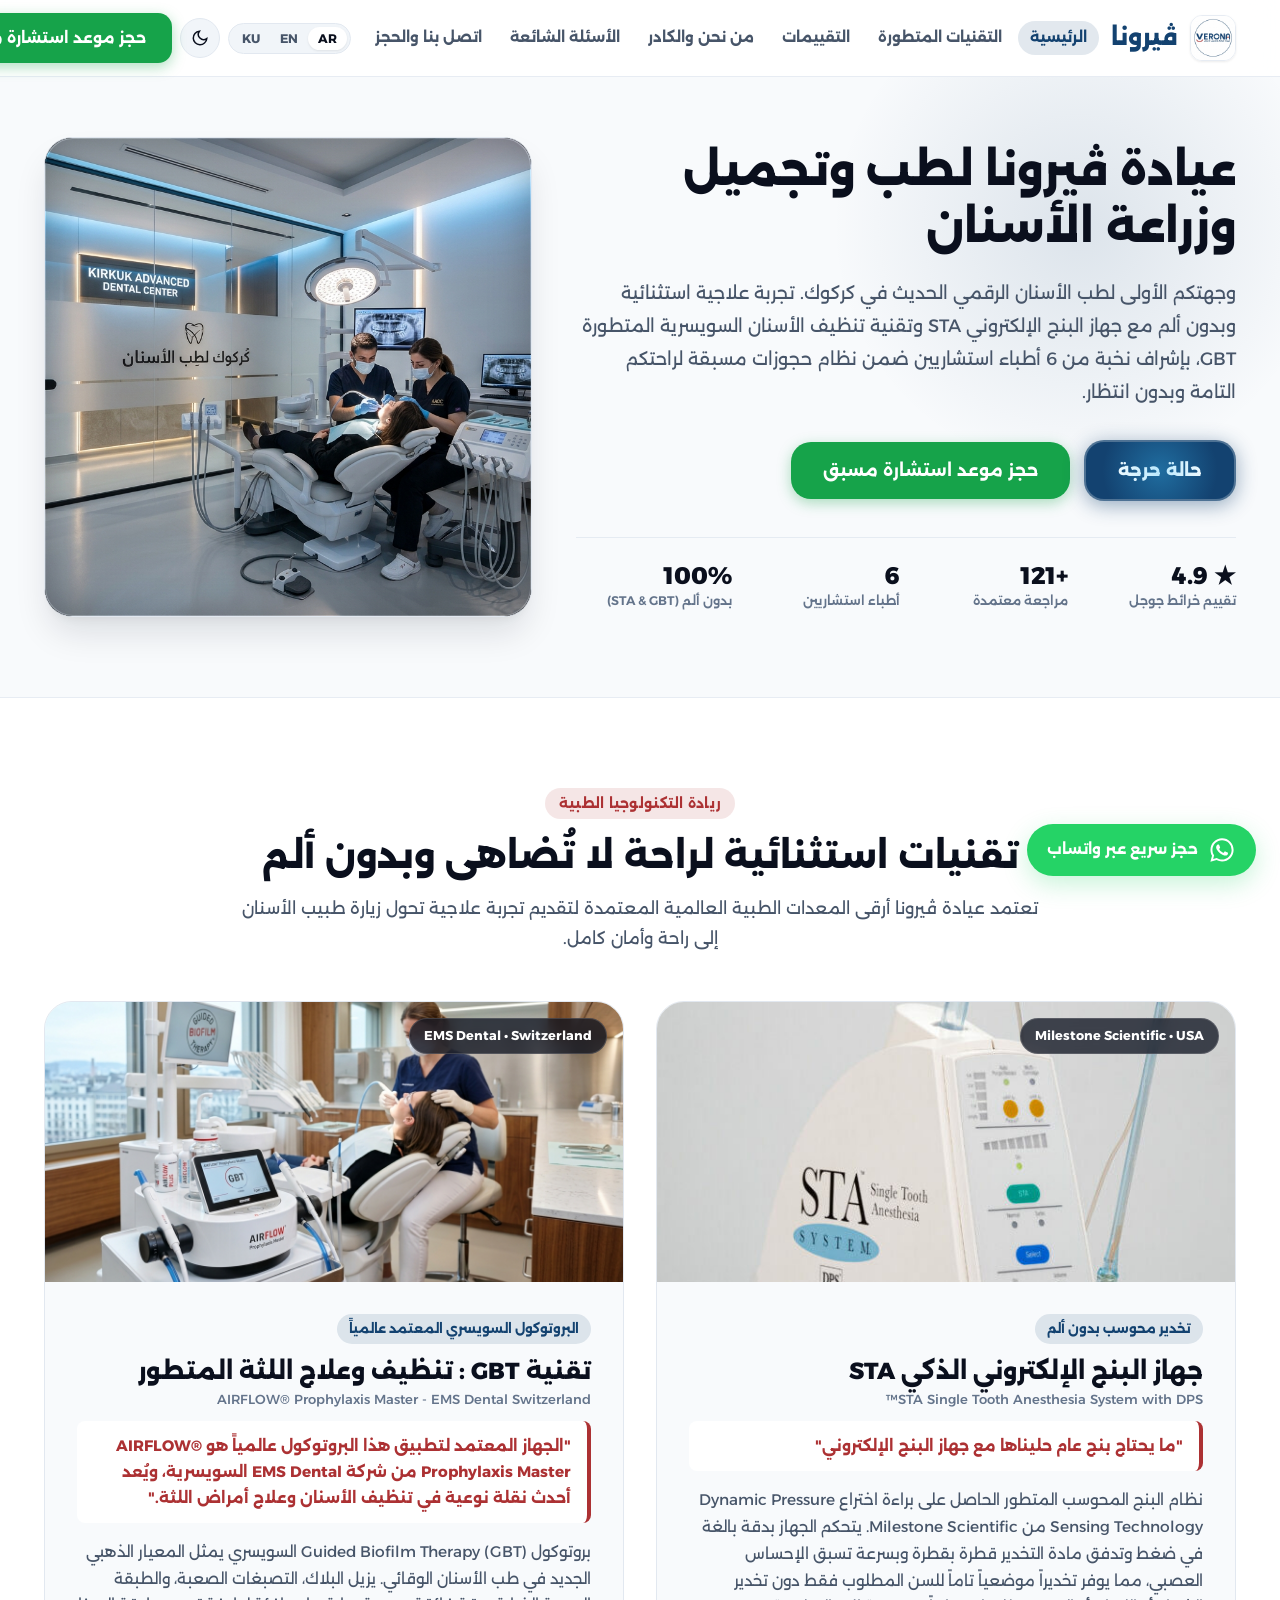
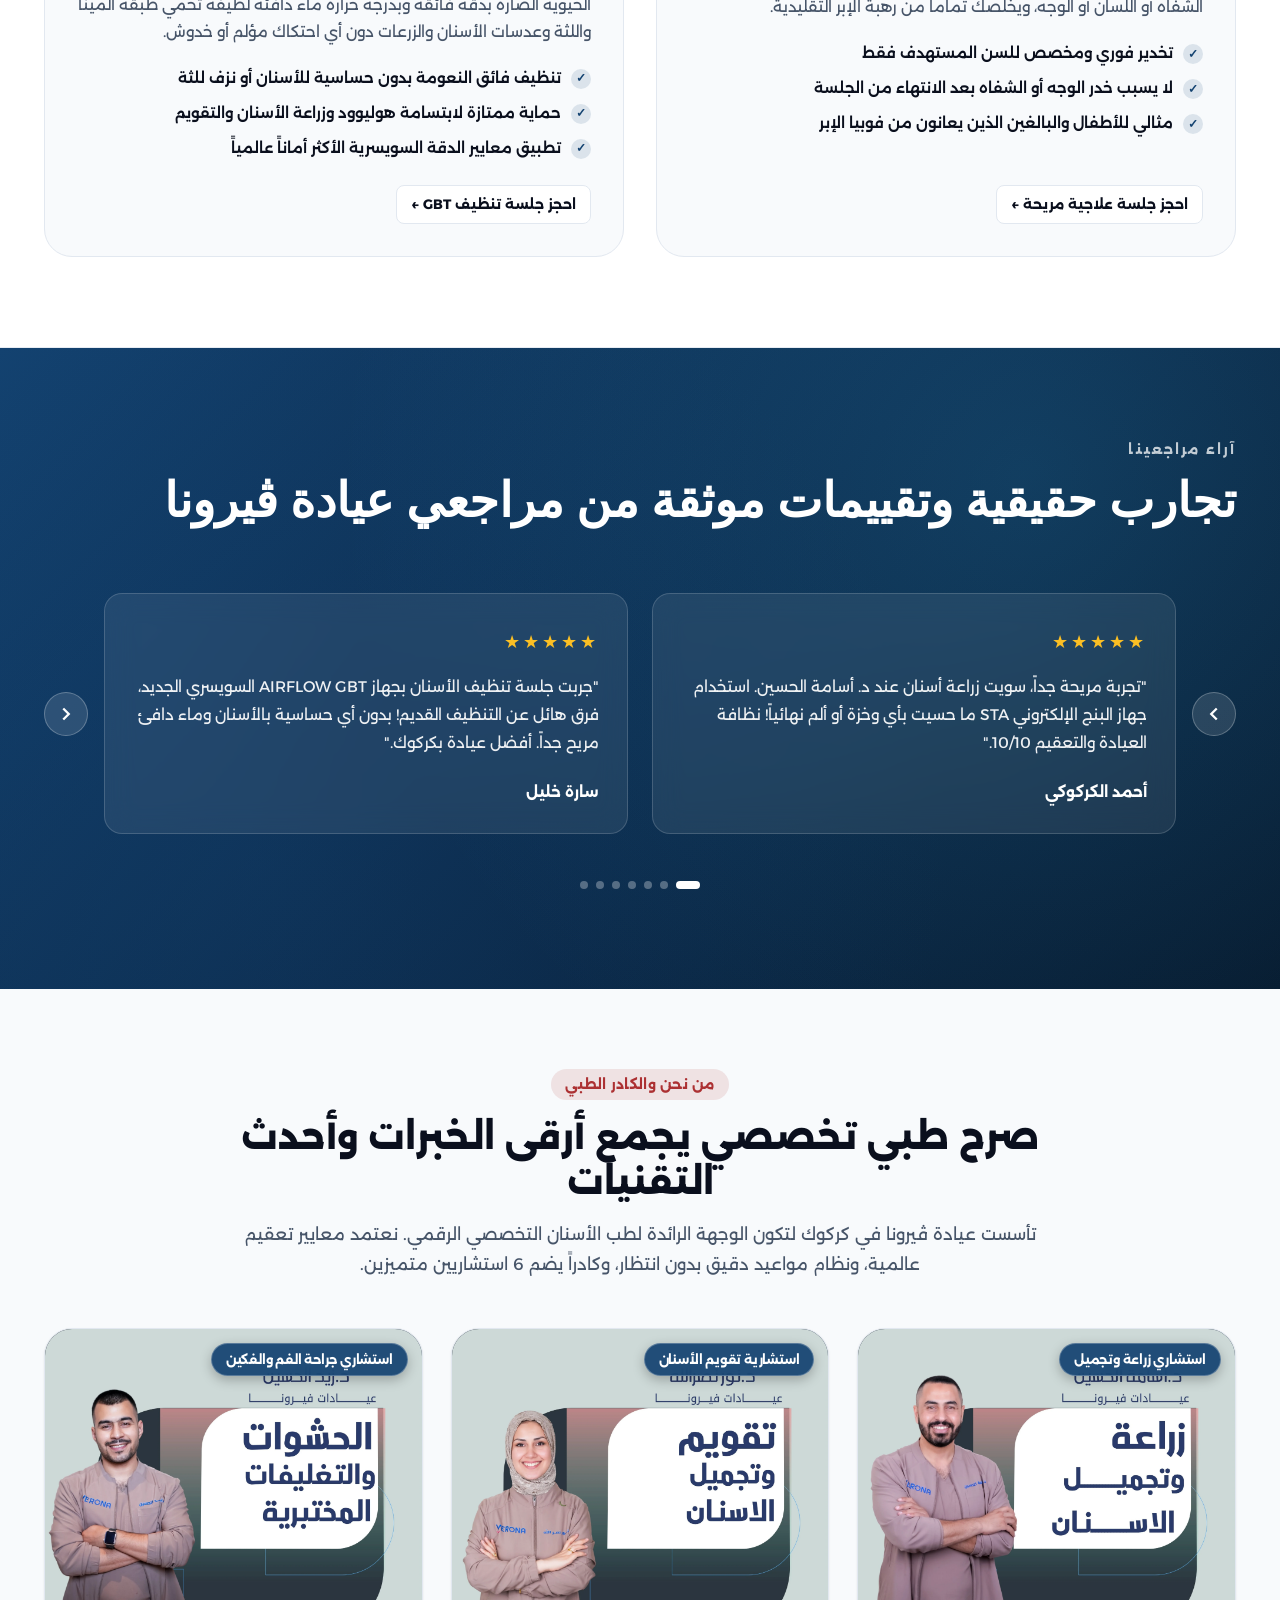
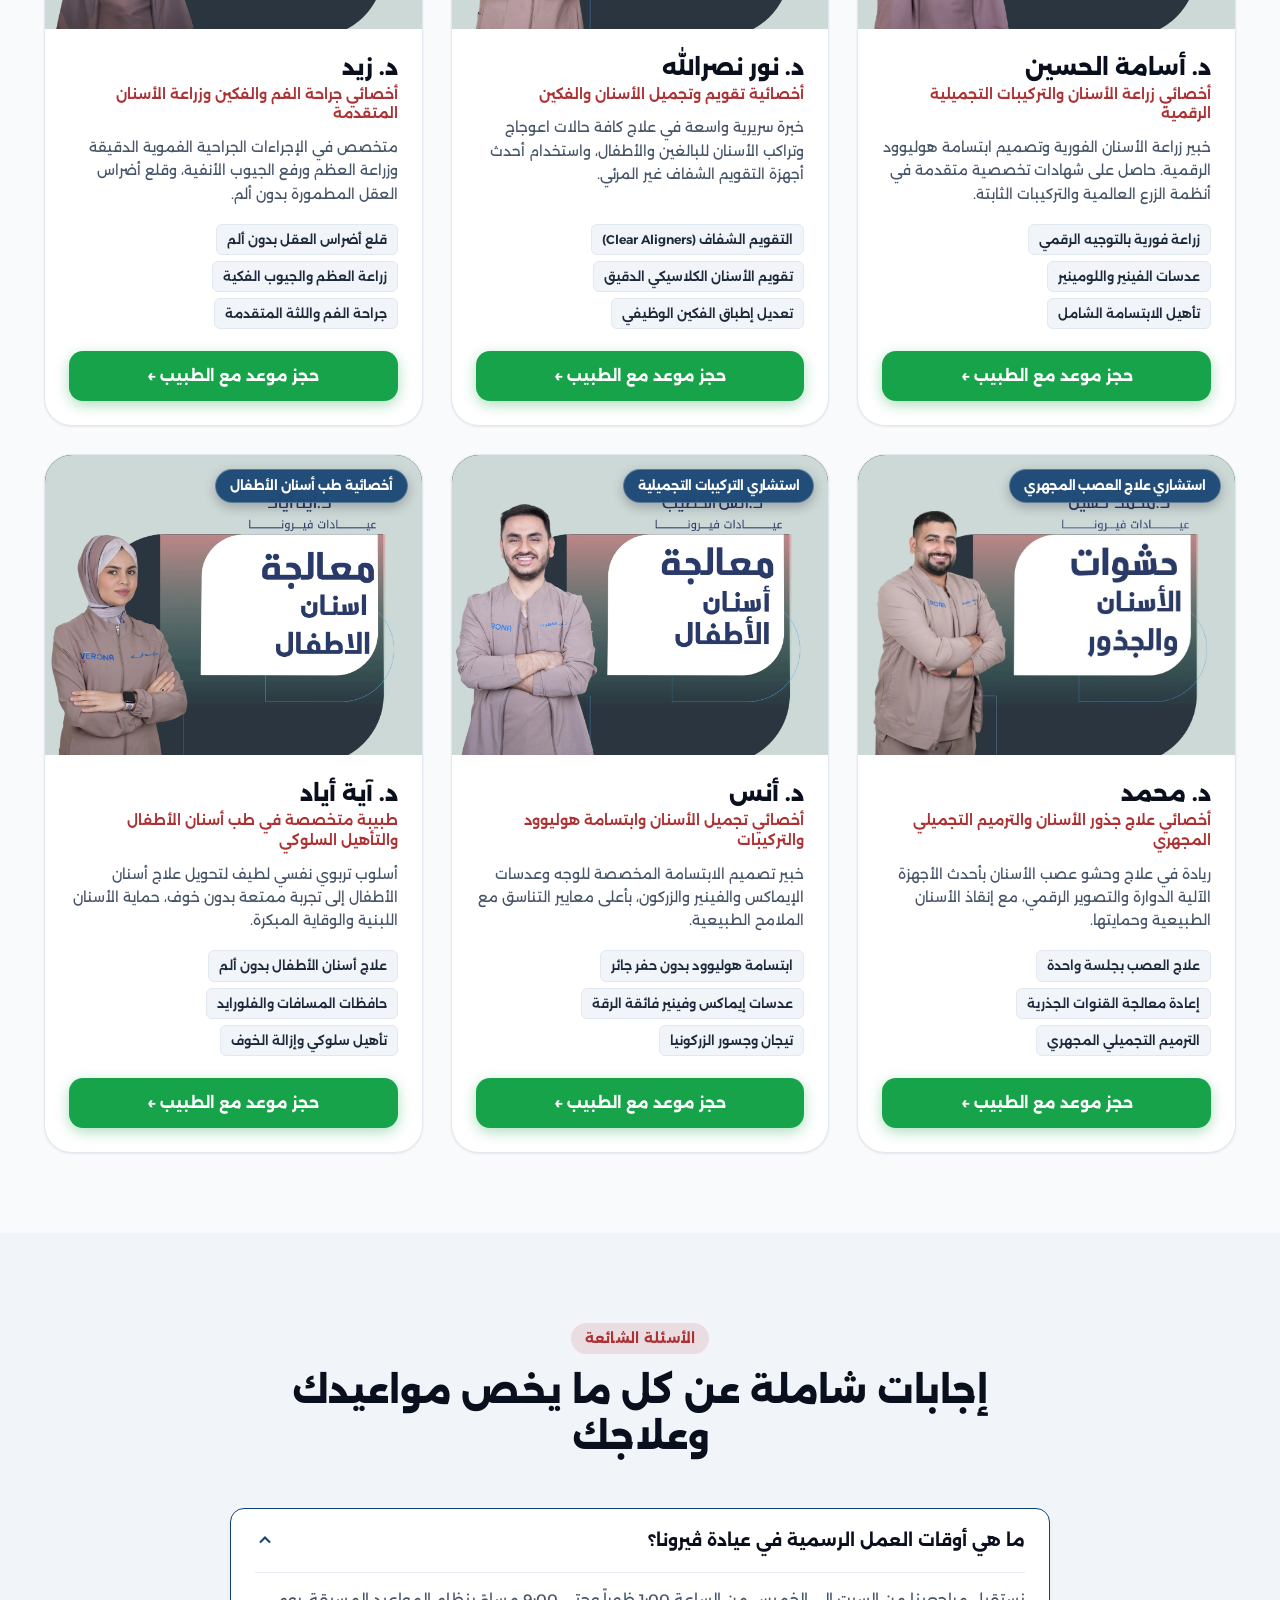
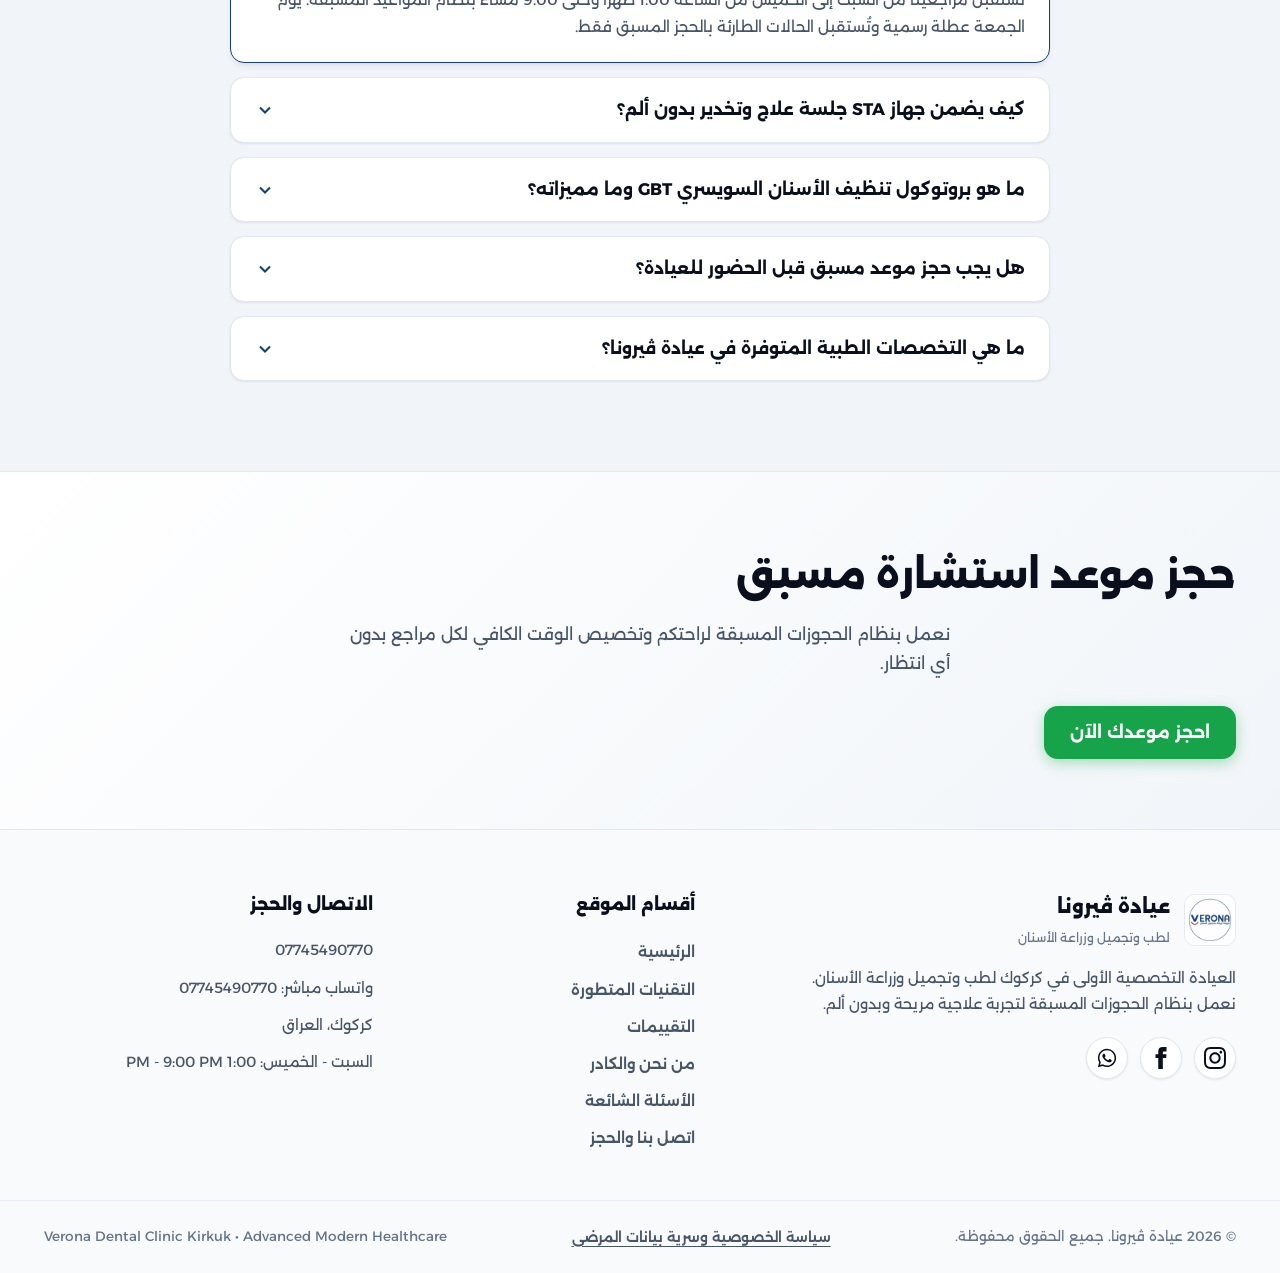
<file: index.html>
<!DOCTYPE html>
<html lang="ar" dir="rtl" data-theme="light">

<head>
  <meta charset="UTF-8">
  <meta name="viewport" content="width=device-width, initial-scale=1.0, maximum-scale=5.0">
  <meta http-equiv="X-UA-Compatible" content="ie=edge">

  <title>عيادة ڤيرونا لطب وتجميل وزراعة الاسنان | كركوك | Verona Dental Clinic</title>
  <meta name="description"
    content="عيادة ڤيرونا التخصصية لطب وتجميل وزراعة الأسنان في كركوك. أحدث التقنيات العالمية: جهاز البنج الإلكتروني STA بدون ألم، وبروتوكول تنظيف الأسنان السويسري GBT AIRFLOW®. كادر استشاري يضم 6 أطباء.">
  <meta name="keywords"
    content="عيادة فيرونا, عيادة ڤيرونا, زراعة الاسنان كركوك, تجميل الاسنان كركوك, جهاز البنج الالكتروني STA, تنظيف الاسنان GBT, كركوك, Verona Dental Kirkuk">

  <meta property="og:title" content="عيادة ڤيرونا لطب وتجميل وزراعة الاسنان | كركوك">
  <meta property="og:description"
    content="وجهة التميز لطب وتجميل وزراعة الأسنان في كركوك بأحدث التقنيات السويسرية والأمريكية. تقييم 4.9 نجوم على خرائط جوجل.">
  <meta property="og:image" content="assets/logo-white-bg.jpg">
  <meta property="og:type" content="website">

  <link rel="icon" type="image/jpeg" href="assets/logo-white-bg.jpg">
  <link rel="apple-touch-icon" href="assets/logo-white-bg.jpg">

  <link rel="preconnect" href="https://fonts.googleapis.com">
  <link rel="preconnect" href="https://fonts.gstatic.com" crossorigin>
  <link
    href="https://fonts.googleapis.com/css2?family=Alexandria:wght@300;400;500;600;700;800&family=Cinzel:wght@600;700;800&family=Plus+Jakarta+Sans:wght@400;500;600;700;800&family=Vazirmatn:wght@300;400;500;600;700;800&display=swap"
    rel="stylesheet">

  <link rel="stylesheet" href="styles.css">
</head>

<body>

  <header class="main-navbar" id="navbar">
    <div class="container navbar-container">

      <button type="button" class="brand-link" data-scroll="hero" aria-label="Verona Home">
        <img src="assets/logo-white-bg.jpg" alt="Verona Clinic Logo" class="brand-logo light-logo" width="46"
          height="46">
        <img src="assets/logo-black-bg.jpg" alt="Verona Clinic Logo" class="brand-logo dark-logo" width="46"
          height="46">
        <div class="brand-text">
          <span class="brand-name" data-i18n="header_brand_name">ڤيرونا</span>
        </div>
      </button>

      <div class="nav-menu" id="navMenu">
        <button type="button" class="nav-item active" data-scroll="hero" data-i18n="nav_home">الرئيسية</button>
        <button type="button" class="nav-item" data-scroll="tech" data-i18n="nav_tech">التقنيات المتطورة</button>
        <button type="button" class="nav-item" data-scroll="reviews" data-i18n="nav_reviews">التقييمات</button>
        <button type="button" class="nav-item" data-scroll="about" data-i18n="nav_about">من نحن والكادر</button>
        <button type="button" class="nav-item" data-scroll="faq" data-i18n="nav_faq">الأسئلة الشائعة</button>
        <a href="contact.html" class="nav-item" data-i18n="nav_contact">اتصل بنا والحجز</a>
      </div>

      <div class="nav-actions">

        <div class="lang-switcher">
          <button type="button" class="lang-btn active" data-lang="ar" title="العربية">AR</button>
          <button type="button" class="lang-btn" data-lang="en" title="English">EN</button>
          <button type="button" class="lang-btn" data-lang="ku" title="کوردی سۆرانی">KU</button>
        </div>

        <button type="button" class="theme-toggle-btn" id="themeToggle" aria-label="Toggle Theme">
          <svg class="sun-icon" viewBox="0 0 24 24" fill="none" stroke="currentColor" stroke-width="2">
            <circle cx="12" cy="12" r="5"></circle>
            <line x1="12" y1="1" x2="12" y2="3"></line>
            <line x1="12" y1="21" x2="12" y2="23"></line>
            <line x1="4.22" y1="4.22" x2="5.64" y2="5.64"></line>
            <line x1="18.36" y1="18.36" x2="19.78" y2="19.78"></line>
            <line x1="1" y1="12" x2="3" y2="12"></line>
            <line x1="21" y1="12" x2="23" y2="12"></line>
            <line x1="4.22" y1="19.78" x2="5.64" y2="18.36"></line>
            <line x1="18.36" y1="5.64" x2="19.78" y2="4.22"></line>
          </svg>
          <svg class="moon-icon" viewBox="0 0 24 24" fill="none" stroke="currentColor" stroke-width="2">
            <path d="M21 12.79A9 9 0 1 1 11.21 3 7 7 0 0 0 21 12.79z"></path>
          </svg>
        </button>

        <a href="contact.html#booking" class="btn btn-green-nav nav-cta-btn" data-i18n="hero_book_cta">حجز موعد استشارة
          مسبق</a>

        <button type="button" class="mobile-toggle-btn" id="mobileMenuBtn" aria-label="Open Navigation Menu">
          <span></span><span></span><span></span>
        </button>
      </div>
    </div>

    <div class="mobile-nav-drawer" id="mobileDrawer">
      <div class="mobile-nav-links">
        <button type="button" class="mobile-nav-item active" data-scroll="hero" data-i18n="nav_home">الرئيسية</button>
        <button type="button" class="mobile-nav-item" data-scroll="tech" data-i18n="nav_tech">التقنيات المتطورة</button>
        <button type="button" class="mobile-nav-item" data-scroll="reviews" data-i18n="nav_reviews">التقييمات</button>
        <button type="button" class="mobile-nav-item" data-scroll="about" data-i18n="nav_about">من نحن والكادر</button>
        <button type="button" class="mobile-nav-item" data-scroll="faq" data-i18n="nav_faq">الأسئلة الشائعة</button>
        <a href="contact.html" class="mobile-nav-item" data-i18n="nav_contact">اتصل بنا والحجز</a>
        <a href="contact.html#booking" class="btn btn-green-nav mobile-cta-btn" data-i18n="hero_book_cta">حجز موعد
          استشارة مسبق</a>
      </div>
    </div>
  </header>

  <section class="hero-section" id="hero">
    <div class="hero-backdrop-glow"></div>
    <div class="container hero-container">
      <div class="hero-content">


        <h1 class="hero-title">
          <span class="title-main" data-i18n="hero_title_main">عيادة ڤيرونا لطب وتجميل وزراعة الأسنان</span>
        </h1>

        <p class="hero-lead" data-i18n="hero_lead">
          وجهتكم الأولى لطب الأسنان الرقمي الحديث في كركوك. تجربة علاجية استثنائية وبدون ألم مع جهاز البنج الإلكتروني
          STA وتقنية تنظيف الأسنان السويسرية المتطورة GBT، بإشراف نخبة من 6 أطباء استشاريين ضمن نظام حجوزات مسبقة
          لراحتكم التامة وبدون انتظار.
        </p>

        <div class="hero-cta-group">
          <a href="https://wa.me/9647745490770?text=%D8%AD%D8%A7%D9%84%D8%A9%20%D8%AD%D8%B1%D8%AC%D8%A9%20-%20%D8%B7%D9%88%D8%A7%D8%B1%D8%A6%20%D8%A3%D8%B3%D9%86%D8%A7%D9%86%20%D9%85%D8%B3%D8%AA%D8%B9%D8%AC%D9%84%D8%A9"
            target="_blank" rel="noopener noreferrer" class="btn btn-critical-blue btn-lg"
            data-i18n="hero_critical_cta">
            حالة حرجة
          </a>
          <a href="contact.html#booking" class="btn btn-booking-green btn-lg" data-i18n="hero_book_cta">
            حجز موعد استشارة مسبق
          </a>
        </div>

        <div class="hero-stats-strip">
          <div class="stat-badge">
            <span class="stat-value"><bdi dir="ltr">4.9 ★</bdi></span>
            <span class="stat-label" data-i18n="stat_google_rate">تقييم خرائط جوجل</span>
          </div>
          <div class="stat-badge">
            <span class="stat-value"><bdi dir="ltr">121+</bdi></span>
            <span class="stat-label" data-i18n="stat_reviews_count">مراجعة معتمدة</span>
          </div>
          <div class="stat-badge">
            <span class="stat-value"><bdi dir="ltr">6</bdi></span>
            <span class="stat-label" data-i18n="stat_consultants">أطباء استشاريين</span>
          </div>
          <div class="stat-badge">
            <span class="stat-value"><bdi dir="ltr">100%</bdi></span>
            <span class="stat-label" data-i18n="stat_painless">بدون ألم (STA & GBT)</span>
          </div>
        </div>
      </div>

      <div class="hero-visual">
        <div class="hero-image-wrapper hero-video-wrapper">
          <video id="heroVideo" class="hero-main-video" autoplay muted loop playsinline preload="auto"
            poster="assets/clinic-hero.jpg">
            <source src="Videos/Blog.mp4" type="video/mp4">
            متصفحك لا يدعم تشغيل الفيديو المباشر.
          </video>
          <div class="hero-video-overlay-glow"></div>
        </div>
      </div>
    </div>
  </section>

  <section class="medical-tech-section" id="tech">
    <div class="container">
      <div class="section-header text-center">
        <span class="section-tag" data-i18n="tech_tag">ريادة التكنولوجيا الطبية</span>
        <h2 class="section-title" data-i18n="tech_title">تقنيات استثنائية لراحة لا تُضاهى وبدون ألم</h2>
        <p class="section-subtitle" data-i18n="tech_desc">
          تعتمد عيادة ڤيرونا أرقى المعدات الطبية العالمية المعتمدة لتقديم تجربة علاجية تحول زيارة طبيب الأسنان إلى راحة
          وأمان كامل.
        </p>
      </div>

      <div class="tech-grid">

        <article class="tech-card">
          <div class="tech-card-image-wrap">
            <img src="assets/sta-brand-device.webp" alt="STA Single Tooth Anesthesia System - جهاز البنج الالكتروني"
              class="tech-card-img" loading="lazy">
            <div class="tech-card-badge">
              <span>Milestone Scientific • USA</span>
            </div>
          </div>
          <div class="tech-card-body">
            <div class="tech-badge-inline" data-i18n="tech_sta_tag">تخدير محوسب بدون ألم</div>
            <h3 class="tech-title">
              <span data-i18n="tech_sta_name">جهاز البنج الإلكتروني الذكي STA</span>
              <small class="tech-en-title">STA Single Tooth Anesthesia System with DPS™</small>
            </h3>
            <p class="tech-quote" data-i18n="tech_sta_quote">
              "ما يحتاج بنج عام حليناها مع جهاز البنج الإلكتروني"
            </p>
            <p class="tech-text" data-i18n="tech_sta_desc">
              نظام البنج المحوسب المتطور الحاصل على براءة اختراع Dynamic Pressure Sensing Technology من Milestone
              Scientific. يتحكم الجهاز بدقة بالغة في ضغط وتدفق مادة التخدير قطرة بقطرة وبسرعة تسبق الإحساس العصبي، مما
              يوفر تخديراً موضعياً تاماً للسن المطلوب فقط دون تخدير الشفاه أو اللسان أو الوجه، ويخلصك تماماً من رهبة
              الإبر التقليدية.
            </p>
            <ul class="tech-benefits">
              <li>
                <span class="benefit-icon">✓</span>
                <span data-i18n="tech_sta_b1">تخدير فوري ومخصص للسن المستهدف فقط</span>
              </li>
              <li>
                <span class="benefit-icon">✓</span>
                <span data-i18n="tech_sta_b2">لا يسبب خدر الوجه أو الشفاه بعد الانتهاء من الجلسة</span>
              </li>
              <li>
                <span class="benefit-icon">✓</span>
                <span data-i18n="tech_sta_b3">مثالي للأطفال والبالغين الذين يعانون من فوبيا الإبر</span>
              </li>
            </ul>
            <div class="tech-card-footer">
              <a href="contact.html#booking" class="btn btn-outline btn-sm" data-i18n="btn_book_device_session">
                احجز جلسة علاجية مريحة &larr;
              </a>
            </div>
          </div>
        </article>

        <article class="tech-card">
          <div class="tech-card-image-wrap">
            <img src="assets/ems-airflow-gbt.jpg"
              alt="EMS Dental AIRFLOW Prophylaxis Master - Guided Biofilm Therapy GBT" class="tech-card-img"
              loading="lazy">
            <div class="tech-card-badge">
              <span>EMS Dental • Switzerland</span>
            </div>
          </div>
          <div class="tech-card-body">
            <div class="tech-badge-inline" data-i18n="tech_gbt_tag">البروتوكول السويسري المعتمد عالمياً</div>
            <h3 class="tech-title">
              <span data-i18n="tech_gbt_name">تقنية GBT : تنظيف وعلاج اللثة المتطور</span>
              <small class="tech-en-title">AIRFLOW® Prophylaxis Master - EMS Dental Switzerland</small>
            </h3>
            <p class="tech-quote" data-i18n="tech_gbt_quote">
              "الجهاز المعتمد لتطبيق هذا البروتوكول عالمياً هو AIRFLOW® Prophylaxis Master من شركة EMS Dental السويسرية،
              ويُعد أحدث نقلة نوعية في تنظيف الأسنان وعلاج أمراض اللثة."
            </p>
            <p class="tech-text" data-i18n="tech_gbt_desc">
              بروتوكول Guided Biofilm Therapy (GBT) السويسري يمثل المعيار الذهبي الجديد في طب الأسنان الوقائي. يزيل
              البلاك، التصبغات الصعبة، والطبقة الحيوية الضارة بدقة فائقة وبدرجة حرارة ماء دافئة لطيفة تحمي طبقة المينا
              واللثة وعدسات الأسنان والزرعات دون أي احتكاك مؤلم أو خدوش.
            </p>
            <ul class="tech-benefits">
              <li>
                <span class="benefit-icon">✓</span>
                <span data-i18n="tech_gbt_b1">تنظيف فائق النعومة بدون حساسية للأسنان أو نزف للثة</span>
              </li>
              <li>
                <span class="benefit-icon">✓</span>
                <span data-i18n="tech_gbt_b2">حماية ممتازة لابتسامة هوليوود وزراعة الأسنان والتقويم</span>
              </li>
              <li>
                <span class="benefit-icon">✓</span>
                <span data-i18n="tech_gbt_b3">تطبيق معايير الدقة السويسرية الأكثر أماناً عالمياً</span>
              </li>
            </ul>
            <div class="tech-card-footer">
              <a href="contact.html#booking" class="btn btn-outline btn-sm" data-i18n="btn_book_gbt_session">
                احجز جلسة تنظيف GBT &larr;
              </a>
            </div>
          </div>
        </article>
      </div>
    </div>
  </section>

  <section class="reviews-ocean-section" id="reviews">
    <div class="reviews-ocean-overlay"></div>
    <div class="container reviews-ocean-container">
      <div class="reviews-ocean-header text-center">
        <span class="reviews-ocean-eyebrow" data-i18n="reviews_eyebrow">آراء مراجعينا</span>
        <h2 class="reviews-ocean-title" data-i18n="reviews_headline">تجارب حقيقية وتقييمات موثقة من مراجعي عيادة ڤيرونا</h2>
      </div>

      <div class="reviews-ocean-carousel-wrap">
        <button type="button" class="ocean-arrow ocean-arrow-prev" id="prevOceanBtn" aria-label="Previous Review">
          <svg viewBox="0 0 24 24" width="22" height="22" fill="none" stroke="currentColor" stroke-width="2.5">
            <polyline points="15 18 9 12 15 6"></polyline>
          </svg>
        </button>

        <div class="reviews-ocean-track-container" id="oceanTrackContainer">
          <div class="reviews-ocean-track" id="oceanTrack">

            <article class="ocean-review-card">
              <div class="ocean-stars">★★★★★</div>
              <p class="ocean-text" data-i18n="rev_text_1">
                "تجربة مريحة جداً، سويت زراعة أسنان عند د. أسامة الحسين. استخدام جهاز البنج الإلكتروني STA ما حسيت بأي
                وخزة أو ألم نهائياً! نظافة العيادة والتعقيم 10/10."
              </p>
              <div class="ocean-author" data-i18n="rev_name_1">أحمد الكركوكي</div>
            </article>

            <article class="ocean-review-card">
              <div class="ocean-stars">★★★★★</div>
              <p class="ocean-text" data-i18n="rev_text_2">
                "جربت جلسة تنظيف الأسنان بجهاز AIRFLOW GBT السويسري الجديد، فرق هائل عن التنظيف القديم! بدون أي حساسية
                بالأسنان وماء دافئ مريح جداً. أفضل عيادة بكركوك."
              </p>
              <div class="ocean-author" data-i18n="rev_name_2">سارة خليل</div>
            </article>

            <article class="ocean-review-card">
              <div class="ocean-stars">★★★★★</div>
              <p class="ocean-text" data-i18n="rev_text_3">
                "نظام المواعيد المسبقة ممتاز جداً وتدخل بوقتك بدون أي انتظار. تعامل الكادر الطبي والاستقبال راقي ومحترف
                لأبعد الحدود. أنصح بهم بشدة."
              </p>
              <div class="ocean-author" data-i18n="rev_name_3">ڕێبین قادر</div>
            </article>

            <article class="ocean-review-card">
              <div class="ocean-stars">★★★★★</div>
              <p class="ocean-text" data-i18n="rev_text_4">
                "سويت تيجان زركون وعدسات تجميلية، النتيجة طبيعية للغاية وتطابق لون الأسنان الحقيقي بدون مبالغة أو بروز.
                إتقان ودقة عالية جداً."
              </p>
              <div class="ocean-author" data-i18n="rev_name_4">د. هديل البياتي</div>
            </article>

            <article class="ocean-review-card">
              <div class="ocean-stars">★★★★★</div>
              <p class="ocean-text" data-i18n="rev_text_5">
                "علاج عصب لضرس معقد عند د. محمد بجلسة واحدة وبدون أي إحساس بالألم. أجهزة دقيقة وأشعة حديثة وتوضيح كامل
                للحالة قبل البدء."
              </p>
              <div class="ocean-author" data-i18n="rev_name_5">شوان محمد</div>
            </article>

            <article class="ocean-review-card">
              <div class="ocean-stars">★★★★★</div>
              <p class="ocean-text" data-i18n="rev_text_6">
                "أخذت بنتي لعند دكتورة آية لأسنان الأطفال، أسلوبها هادئ ومحبب جداً وخلا بنتي تتعالج بدون خوف أو بكاء.
                شكراً عيادة ڤيرونا على كادركم المميز."
              </p>
              <div class="ocean-author" data-i18n="rev_name_6">مريم الجبوري</div>
            </article>

            <article class="ocean-review-card">
              <div class="ocean-stars">★★★★★</div>
              <p class="ocean-text" data-i18n="rev_text_7">
                "قلع جراحي لضرس عقل مدفون عند د. زيد، ما حسيت بشيء واستغرقت العملية وقت قياسي بدون أي ورم بعد الجلسة.
                كادر استشاري يستحق الثقة."
              </p>
              <div class="ocean-author" data-i18n="rev_name_7">عمر طارق</div>
            </article>

            <article class="ocean-review-card">
              <div class="ocean-stars">★★★★★</div>
              <p class="ocean-text" data-i18n="rev_text_8">
                "ڕێکخستنەوەی دانەکانم بە تەلی شەفاف لای دکتۆرە نور، لە ٤ مانگدا گۆڕانکاری گەورەم بینی. مامەڵە و
                خزمەتگوزاری سەردەمیانە و نموونەییە."
              </p>
              <div class="ocean-author" data-i18n="rev_name_8">ژیان عەلی</div>
            </article>

          </div>
        </div>

        <button type="button" class="ocean-arrow ocean-arrow-next" id="nextOceanBtn" aria-label="Next Review">
          <svg viewBox="0 0 24 24" width="22" height="22" fill="none" stroke="currentColor" stroke-width="2.5">
            <polyline points="9 18 15 12 9 6"></polyline>
          </svg>
        </button>
      </div>

      <div class="ocean-carousel-dots" id="oceanDots"></div>
    </div>
  </section>

  <section class="about-section" id="about">
    <div class="container">
      <div class="section-header text-center">
        <span class="section-tag" data-i18n="about_eyebrow">من نحن والكادر الطبي</span>
        <h2 class="section-title" data-i18n="about_headline">صرح طبي تخصصي يجمع أرقى الخبرات وأحدث التقنيات</h2>
        <p class="section-subtitle" data-i18n="about_desc">
          تأسست عيادة ڤيرونا في كركوك لتكون الوجهة الرائدة لطب الأسنان التخصصي الرقمي. نعتمد معايير تعقيم عالمية، ونظام
          مواعيد دقيق بدون انتظار، وكادراً يضم 6 استشاريين متميزين.
        </p>
      </div>

      <div class="doctors-showcase-grid">
        <article class="doctor-showcase-card">
          <div class="doc-card-image-wrap">
            <img src="assets/staff/dr-osama.webp" alt="د. أسامة الحسين" class="doc-card-img" loading="lazy">
            <span class="doc-floating-badge" data-i18n="doc_badge_osama">استشاري زراعة وتجميل</span>
          </div>
          <div class="doc-card-body">
            <div class="doc-card-header">
              <h3 class="doc-card-name" data-i18n="doc_name_osama">د. أسامة الحسين</h3>
              <p class="doc-card-role" data-i18n="doc_role_osama">أخصائي زراعة الأسنان والتركيبات التجميلية الرقمية</p>
            </div>
            <p class="doc-card-bio" data-i18n="doc_bio_osama">
              خبير زراعة الأسنان الفورية وتصميم ابتسامة هوليوود الرقمية. حاصل على شهادات تخصصية متقدمة في أنظمة الزرع العالمية والتركيبات الثابتة.
            </p>
            <div class="doc-specialties-chips">
              <span class="spec-chip" data-i18n="doc_osama_s1">زراعة فورية بالتوجيه الرقمي</span>
              <span class="spec-chip" data-i18n="doc_osama_s2">عدسات الفينير واللومينير</span>
              <span class="spec-chip" data-i18n="doc_osama_s3">تأهيل الابتسامة الشامل</span>
            </div>
            <div class="doc-card-footer">
              <a href="contact.html?doc=osama#booking" class="btn btn-booking-green btn-block" data-i18n="btn_book_with_doc">
                حجز موعد مع الطبيب &larr;
              </a>
            </div>
          </div>
        </article>

        <article class="doctor-showcase-card">
          <div class="doc-card-image-wrap">
            <img src="assets/staff/dr-noor.webp" alt="د. نور نصرالله" class="doc-card-img" loading="lazy">
            <span class="doc-floating-badge" data-i18n="doc_badge_noor">استشارية تقويم الأسنان</span>
          </div>
          <div class="doc-card-body">
            <div class="doc-card-header">
              <h3 class="doc-card-name" data-i18n="doc_name_noor">د. نور نصرالله</h3>
              <p class="doc-card-role" data-i18n="doc_role_noor">أخصائية تقويم وتجميل الأسنان والفكين</p>
            </div>
            <p class="doc-card-bio" data-i18n="doc_bio_noor">
              خبرة سريرية واسعة في علاج كافة حالات اعوجاج وتراكب الأسنان للبالغين والأطفال، واستخدام أحدث أجهزة التقويم الشفاف غير المرئي.
            </p>
            <div class="doc-specialties-chips">
              <span class="spec-chip" data-i18n="doc_noor_s1">التقويم الشفاف (Clear Aligners)</span>
              <span class="spec-chip" data-i18n="doc_noor_s2">تقويم الأسنان الكلاسيكي الدقيق</span>
              <span class="spec-chip" data-i18n="doc_noor_s3">تعديل إطباق الفكين الوظيفي</span>
            </div>
            <div class="doc-card-footer">
              <a href="contact.html?doc=noor#booking" class="btn btn-booking-green btn-block" data-i18n="btn_book_with_doc">
                حجز موعد مع الطبيب &larr;
              </a>
            </div>
          </div>
        </article>

        <article class="doctor-showcase-card">
          <div class="doc-card-image-wrap">
            <img src="assets/staff/dr-zaid.webp" alt="د. زيد" class="doc-card-img" loading="lazy">
            <span class="doc-floating-badge" data-i18n="doc_badge_zaid">استشاري جراحة الفم والفكين</span>
          </div>
          <div class="doc-card-body">
            <div class="doc-card-header">
              <h3 class="doc-card-name" data-i18n="doc_name_zaid">د. زيد</h3>
              <p class="doc-card-role" data-i18n="doc_role_zaid">أخصائي جراحة الفم والفكين وزراعة الأسنان المتقدمة</p>
            </div>
            <p class="doc-card-bio" data-i18n="doc_bio_zaid">
              متخصص في الإجراءات الجراحية الفموية الدقيقة وزراعة العظم ورفع الجيوب الأنفية، وقلع أضراس العقل المطمورة بدون ألم.
            </p>
            <div class="doc-specialties-chips">
              <span class="spec-chip" data-i18n="doc_zaid_s1">قلع أضراس العقل بدون ألم</span>
              <span class="spec-chip" data-i18n="doc_zaid_s2">زراعة العظم والجيوب الفكية</span>
              <span class="spec-chip" data-i18n="doc_zaid_s3">جراحة الفم واللثة المتقدمة</span>
            </div>
            <div class="doc-card-footer">
              <a href="contact.html?doc=zaid#booking" class="btn btn-booking-green btn-block" data-i18n="btn_book_with_doc">
                حجز موعد مع الطبيب &larr;
              </a>
            </div>
          </div>
        </article>

        <article class="doctor-showcase-card">
          <div class="doc-card-image-wrap">
            <img src="assets/staff/dr-mohammed.webp" alt="د. محمد" class="doc-card-img" loading="lazy">
            <span class="doc-floating-badge" data-i18n="doc_badge_mohammed">استشاري علاج العصب المجهري</span>
          </div>
          <div class="doc-card-body">
            <div class="doc-card-header">
              <h3 class="doc-card-name" data-i18n="doc_name_mohammed">د. محمد</h3>
              <p class="doc-card-role" data-i18n="doc_role_mohammed">أخصائي علاج جذور الأسنان والترميم التجميلي المجهري</p>
            </div>
            <p class="doc-card-bio" data-i18n="doc_bio_mohammed">
              ريادة في علاج وحشو عصب الأسنان بأحدث الأجهزة الآلية الدوارة والتصوير الرقمي، مع إنقاذ الأسنان الطبيعية وحمايتها.
            </p>
            <div class="doc-specialties-chips">
              <span class="spec-chip" data-i18n="doc_mohammed_s1">علاج العصب بجلسة واحدة</span>
              <span class="spec-chip" data-i18n="doc_mohammed_s2">إعادة معالجة القنوات الجذرية</span>
              <span class="spec-chip" data-i18n="doc_mohammed_s3">الترميم التجميلي المجهري</span>
            </div>
            <div class="doc-card-footer">
              <a href="contact.html?doc=mohammed#booking" class="btn btn-booking-green btn-block" data-i18n="btn_book_with_doc">
                حجز موعد مع الطبيب &larr;
              </a>
            </div>
          </div>
        </article>

        <article class="doctor-showcase-card">
          <div class="doc-card-image-wrap">
            <img src="assets/staff/dr-anas.webp" alt="د. أنس" class="doc-card-img" loading="lazy">
            <span class="doc-floating-badge" data-i18n="doc_badge_anas">استشاري التركيبات التجميلية</span>
          </div>
          <div class="doc-card-body">
            <div class="doc-card-header">
              <h3 class="doc-card-name" data-i18n="doc_name_anas">د. أنس</h3>
              <p class="doc-card-role" data-i18n="doc_role_anas">أخصائي تجميل الأسنان وابتسامة هوليوود والتركيبات</p>
            </div>
            <p class="doc-card-bio" data-i18n="doc_bio_anas">
              خبير تصميم الابتسامة المخصصة للوجه وعدسات الإيماكس والفينير والزركون، بأعلى معايير التناسق مع الملامح الطبيعية.
            </p>
            <div class="doc-specialties-chips">
              <span class="spec-chip" data-i18n="doc_anas_s1">ابتسامة هوليوود بدون حفر جائر</span>
              <span class="spec-chip" data-i18n="doc_anas_s2">عدسات إيماكس وفينير فائقة الرقة</span>
              <span class="spec-chip" data-i18n="doc_anas_s3">تيجان وجسور الزركونيا</span>
            </div>
            <div class="doc-card-footer">
              <a href="contact.html?doc=anas#booking" class="btn btn-booking-green btn-block" data-i18n="btn_book_with_doc">
                حجز موعد مع الطبيب &larr;
              </a>
            </div>
          </div>
        </article>

        <article class="doctor-showcase-card">
          <div class="doc-card-image-wrap">
            <img src="assets/staff/dr-aya.webp" alt="د. آية أياد" class="doc-card-img" loading="lazy">
            <span class="doc-floating-badge" data-i18n="doc_badge_aya">أخصائية طب أسنان الأطفال</span>
          </div>
          <div class="doc-card-body">
            <div class="doc-card-header">
              <h3 class="doc-card-name" data-i18n="doc_name_aya">د. آية أياد</h3>
              <p class="doc-card-role" data-i18n="doc_role_aya">طبيبة متخصصة في طب أسنان الأطفال والتأهيل السلوكي</p>
            </div>
            <p class="doc-card-bio" data-i18n="doc_bio_aya">
              أسلوب تربوي نفسي لطيف لتحويل علاج أسنان الأطفال إلى تجربة ممتعة بدون خوف، حماية الأسنان اللبنية والوقاية المبكرة.
            </p>
            <div class="doc-specialties-chips">
              <span class="spec-chip" data-i18n="doc_aya_s1">علاج أسنان الأطفال بدون ألم</span>
              <span class="spec-chip" data-i18n="doc_aya_s2">حافظات المسافات والفلورايد</span>
              <span class="spec-chip" data-i18n="doc_aya_s3">تأهيل سلوكي وإزالة الخوف</span>
            </div>
            <div class="doc-card-footer">
              <a href="contact.html?doc=aya#booking" class="btn btn-booking-green btn-block" data-i18n="btn_book_with_doc">
                حجز موعد مع الطبيب &larr;
              </a>
            </div>
          </div>
        </article>
      </div>
    </div>
  </section>

  <section class="faq-section" id="faq">
    <div class="container">
      <div class="section-header text-center">
        <span class="section-tag" data-i18n="faq_eyebrow">الأسئلة الشائعة</span>
        <h2 class="section-title" data-i18n="faq_headline">إجابات شاملة عن كل ما يخص مواعيدك وعلاجك</h2>
      </div>

      <div class="faq-accordion-wrap">

        <div class="faq-item active">
          <button type="button" class="faq-question-btn" aria-expanded="true">
            <span class="faq-question-text" data-i18n="faq_q1">ما هي أوقات العمل الرسمية في عيادة ڤيرونا؟</span>
            <span class="faq-chevron-icon">
              <svg viewBox="0 0 24 24" width="20" height="20" fill="none" stroke="currentColor" stroke-width="2.5">
                <polyline points="6 9 12 15 18 9"></polyline>
              </svg>
            </span>
          </button>
          <div class="faq-answer-panel">
            <p class="faq-answer-text" data-i18n="faq_a1">
              نستقبل مراجعينا من السبت إلى الخميس من الساعة 1:00 ظهراً وحتى 9:00 مساءً بنظام المواعيد المسبقة. يوم
              الجمعة عطلة رسمية وتُستقبل الحالات الطارئة بالحجز المسبق فقط.
            </p>
          </div>
        </div>

        <div class="faq-item">
          <button type="button" class="faq-question-btn" aria-expanded="false">
            <span class="faq-question-text" data-i18n="faq_q2">كيف يضمن جهاز STA جلسة علاج وتخدير بدون ألم؟</span>
            <span class="faq-chevron-icon">
              <svg viewBox="0 0 24 24" width="20" height="20" fill="none" stroke="currentColor" stroke-width="2.5">
                <polyline points="6 9 12 15 18 9"></polyline>
              </svg>
            </span>
          </button>
          <div class="faq-answer-panel">
            <p class="faq-answer-text" data-i18n="faq_a2">
              يتحكم جهاز STA الأمريكي المحوسب بتدفق سائل التخدير قطرة بقطرة وبسرعة تسبق الإحساس العصبي، مما يوفر تخديراً
              موضعياً تاماً للسن المطلوب فقط بدون إبر مؤلمة وبدون تنميل للشفاه أو الوجه.
            </p>
          </div>
        </div>

        <div class="faq-item">
          <button type="button" class="faq-question-btn" aria-expanded="false">
            <span class="faq-question-text" data-i18n="faq_q3">ما هو بروتوكول تنظيف الأسنان السويسري GBT وما
              مميزاته؟</span>
            <span class="faq-chevron-icon">
              <svg viewBox="0 0 24 24" width="20" height="20" fill="none" stroke="currentColor" stroke-width="2.5">
                <polyline points="6 9 12 15 18 9"></polyline>
              </svg>
            </span>
          </button>
          <div class="faq-answer-panel">
            <p class="faq-answer-text" data-i18n="faq_a3">
              هو المعيار السويسري الأحدث عالمياً لتنظيف الأسنان وإزالة البلاك والجير والتصبغات باستخدام جهاز AIRFLOW®
              Prophylaxis Master برذاذ دافئ ولطيف يحمي المينا واللثة وعدسات الأسنان بدون أي كشط أو حساسية.
            </p>
          </div>
        </div>

        <div class="faq-item">
          <button type="button" class="faq-question-btn" aria-expanded="false">
            <span class="faq-question-text" data-i18n="faq_q4">هل يجب حجز موعد مسبق قبل الحضور للعيادة؟</span>
            <span class="faq-chevron-icon">
              <svg viewBox="0 0 24 24" width="20" height="20" fill="none" stroke="currentColor" stroke-width="2.5">
                <polyline points="6 9 12 15 18 9"></polyline>
              </svg>
            </span>
          </button>
          <div class="faq-answer-panel">
            <p class="faq-answer-text" data-i18n="faq_a4">
              نعم، تعمل عيادة ڤيرونا بنظام المواعيد المسبقة الدقيقة لضمان عدم وجود أي وقت ضائع في صالة الانتظار وتخصيص
              كامل وقت الطبيب لحالتك.
            </p>
          </div>
        </div>

        <div class="faq-item">
          <button type="button" class="faq-question-btn" aria-expanded="false">
            <span class="faq-question-text" data-i18n="faq_q5">ما هي التخصصات الطبية المتوفرة في عيادة ڤيرونا؟</span>
            <span class="faq-chevron-icon">
              <svg viewBox="0 0 24 24" width="20" height="20" fill="none" stroke="currentColor" stroke-width="2.5">
                <polyline points="6 9 12 15 18 9"></polyline>
              </svg>
            </span>
          </button>
          <div class="faq-answer-panel">
            <p class="faq-answer-text" data-i18n="faq_a5">
              يضم كادرنا 6 أطباء استشاريين يغطون: زراعة الأسنان الرقمية، ابتسامة هوليوود والتركيبات، تقويم الأسنان
              والفكين، جراحة الفم والفكين، علاج العصب المجهري، وطب أسنان الأطفال.
            </p>
          </div>
        </div>

      </div>
    </div>
  </section>

  <section class="page-end-cta">
    <div class="container text-center">
      <h3 class="end-cta-title" data-i18n="end_cta_title">حجز موعد استشارة مسبق</h3>
      <p class="end-cta-desc" data-i18n="end_cta_desc">
        نعمل بنظام الحجوزات المسبقة لراحتكم وتخصيص الوقت الكافي لكل مراجع بدون أي انتظار.
      </p>
      <a href="contact.html#booking" class="btn btn-green-nav btn-lg" data-i18n="btn_end_book">احجز موعدك الآن</a>
    </div>
  </section>

  <footer class="site-footer">
    <div class="container footer-container">
      <div class="footer-col footer-brand-col">
        <div class="footer-logo-row">
          <img src="assets/logo-white-bg.jpg" alt="Verona Clinic Logo" class="footer-logo light-logo" width="52"
            height="52">
          <img src="assets/logo-black-bg.jpg" alt="Verona Clinic Logo" class="footer-logo dark-logo" width="52"
            height="52">
          <div>
            <h3 class="footer-title" data-i18n="brand_name">عيادة ڤيرونا</h3>
            <span class="footer-subtitle" data-i18n="brand_tagline">لطب وتجميل وزراعة الأسنان</span>
          </div>
        </div>
        <p class="footer-desc" data-i18n="footer_desc">
          العيادة التخصصية الأولى في كركوك لطب وتجميل وزراعة الأسنان. نعمل بنظام الحجوزات المسبقة لتجربة علاجية مريحة
          وبدون ألم.
        </p>
        <div class="footer-social-links">
          <a href="https://www.instagram.com/verona.kirkuk?igsh=dzFpeHZpZjNlZ2Fk" target="_blank"
            rel="noopener noreferrer" class="social-circle" aria-label="Instagram">
            <svg viewBox="0 0 24 24" fill="currentColor" width="20" height="20">
              <path
                d="M12 2.163c3.204 0 3.584.012 4.85.07 3.252.148 4.771 1.691 4.919 4.919.058 1.265.069 1.645.069 4.849 0 3.205-.012 3.584-.069 4.849-.149 3.225-1.664 4.771-4.919 4.919-1.266.058-1.644.07-4.85.07-3.204 0-3.584-.012-4.849-.07-3.26-.149-4.771-1.699-4.919-4.92-.058-1.265-.07-1.644-.07-4.849 0-3.204.013-3.583.07-4.849.149-3.227 1.664-4.771 4.919-4.919 1.266-.057 1.645-.069 4.849-.069zm0-2.163c-3.259 0-3.667.014-4.947.072-4.358.2-6.78 2.618-6.98 6.98-.059 1.281-.073 1.689-.073 4.948 0 3.259.014 3.668.072 4.948.2 4.358 2.618 6.78 6.98 6.98 1.281.058 1.689.072 4.948.072 3.259 0 3.668-.014 4.948-.072 4.354-.2 6.782-2.618 6.979-6.98.059-1.28.073-1.689.073-4.948 0-3.259-.014-3.667-.072-4.947-.196-4.354-2.617-6.78-6.979-6.98-1.281-.059-1.69-.073-4.949-.073zm0 5.838c-3.403 0-6.162 2.759-6.162 6.162s2.759 6.163 6.162 6.163 6.162-2.759 6.162-6.163c0-3.403-2.759-6.162-6.162-6.162zm0 10.162c-2.209 0-4-1.79-4-4 0-2.209 1.791-4 4-4s4 1.791 4 4c0 2.21-1.791 4-4 4zm6.406-11.845c-.796 0-1.441.645-1.441 1.44s.645 1.44 1.441 1.44c.795 0 1.439-.645 1.439-1.44s-.644-1.44-1.439-1.44z" />
            </svg>
          </a>
          <a href="https://www.facebook.com/verona.kirkuk/" target="_blank" rel="noopener noreferrer"
            class="social-circle" aria-label="Facebook">
            <svg viewBox="0 0 24 24" fill="currentColor" width="20" height="20">
              <path
                d="M9 8H6v4h3v12h5V12h3.642L18 8h-4V6.333C14 5.374 14.5 5 15.67 5H18V0h-3.808C10.597 0 9 1.583 9 4.615V8z" />
            </svg>
          </a>
          <a href="https://wa.me/9647745490770" target="_blank" rel="noopener noreferrer" class="social-circle"
            aria-label="WhatsApp">
            <svg viewBox="0 0 24 24" fill="currentColor" width="20" height="20">
              <path
                d="M19.05 4.91A9.816 9.816 0 0 0 12.04 2c-5.46 0-9.91 4.45-9.91 9.91 0 1.75.46 3.45 1.32 4.95L2.05 22l5.25-1.38c1.45.79 3.08 1.21 4.74 1.21 5.46 0 9.91-4.45 9.91-9.91 0-2.65-1.03-5.14-2.9-7.01zm-7.01 15.24c-1.48 0-2.93-.4-4.2-1.15l-.3-.18-3.12.82.83-3.04-.2-.31a8.188 8.188 0 0 1-1.26-4.38c0-4.54 3.7-8.24 8.24-8.24 2.2 0 4.27.86 5.82 2.42a8.183 8.183 0 0 1 2.41 5.83c.01 4.54-3.69 8.23-8.23 8.23zm4.52-6.16c-.25-.12-1.47-.72-1.69-.81-.23-.08-.39-.12-.56.12-.17.25-.64.81-.78.98-.15.17-.29.19-.54.06-.25-.12-1.05-.39-2-1.23-.74-.66-1.23-1.47-1.38-1.72-.14-.25-.02-.38.11-.51.11-.11.25-.29.37-.43.12-.15.17-.25.25-.42.08-.17.04-.31-.02-.44-.06-.12-.56-1.34-.76-1.84-.2-.48-.41-.42-.56-.43h-.48c-.17 0-.44.06-.66.31-.23.25-.88.86-.88 2.09s.9 2.43 1.02 2.6c.12.17 1.77 2.7 4.28 3.79.6.26 1.07.41 1.43.53.6.19 1.15.16 1.58.1.48-.07 1.47-.6 1.68-1.18.21-.58.21-1.07.15-1.18-.07-.12-.23-.19-.48-.31z" />
            </svg>
          </a>
        </div>
      </div>

      <div class="footer-col">
        <h4 class="footer-col-title" data-i18n="footer_nav_title">أقسام الموقع</h4>
        <ul class="footer-nav-list">
          <li><button type="button" class="footer-nav-btn" data-scroll="hero" data-i18n="nav_home">الرئيسية</button>
          </li>
          <li><button type="button" class="footer-nav-btn" data-scroll="tech" data-i18n="nav_tech">التقنيات
              المتطورة</button></li>
          <li><button type="button" class="footer-nav-btn" data-scroll="reviews"
              data-i18n="nav_reviews">التقييمات</button></li>
          <li><button type="button" class="footer-nav-btn" data-scroll="about" data-i18n="nav_about">من نحن
              والكادر</button></li>
          <li><button type="button" class="footer-nav-btn" data-scroll="faq" data-i18n="nav_faq">الأسئلة
              الشائعة</button></li>
          <li><a href="contact.html" class="footer-nav-btn" data-i18n="nav_contact">اتصل بنا والحجز</a></li>
        </ul>
      </div>

      <div class="footer-col">
        <h4 class="footer-col-title" data-i18n="footer_contact_title">الاتصال والحجز</h4>
        <div class="footer-contact-info">
          <p>
            <a href="tel:07745490770" class="phone-ltr"><bdi dir="ltr">07745490770</bdi></a>
          </p>
          <p>
            <a href="https://wa.me/9647745490770" target="_blank" rel="noopener noreferrer">واتساب مباشر: <bdi
                dir="ltr">07745490770</bdi></a>
          </p>
          <p>
            <span>كركوك، العراق</span>
          </p>
          <p>
            <span>السبت - الخميس: 1:00 PM - 9:00 PM</span>
          </p>
        </div>
      </div>
    </div>

    <div class="footer-bottom">
      <div class="container footer-bottom-container">
        <p class="copy-text">
          &copy; <span id="currentYear">2026</span> <span data-i18n="brand_name">عيادة ڤيرونا لطب وتجميل وزراعة
            الأسنان</span>. جميع الحقوق محفوظة.
        </p>
        <button type="button" class="footer-privacy-btn" id="privacyPolicyBtn" data-i18n="footer_privacy">
          سياسة الخصوصية وسرية بيانات المرضى
        </button>
        <p class="designer-text">
          Verona Dental Clinic Kirkuk • Advanced Modern Healthcare
        </p>
      </div>
    </div>
  </footer>

  <div class="privacy-modal" id="privacyModal" role="dialog" aria-modal="true" aria-labelledby="privacyModalTitle"
    hidden>
    <div class="privacy-modal-backdrop" id="privacyBackdrop"></div>
    <div class="privacy-modal-dialog">
      <div class="privacy-modal-header">
        <h3 class="privacy-modal-title" id="privacyModalTitle" data-i18n="privacy_title">سياسة الخصوصية وسرية بيانات
          المرضى</h3>
        <button type="button" class="privacy-modal-close" id="privacyCloseX" aria-label="Close">&times;</button>
      </div>
      <div class="privacy-modal-body">
        <p class="privacy-intro" data-i18n="privacy_intro">
          نلتزم في عيادة ڤيرونا التزاماً صارماً بأعلى معايير الأمانة الطبية وسرية بيانات مراجعينا الكرام.
        </p>
        <ul class="privacy-list">
          <li data-i18n="privacy_point_1">المعلومات الطبية والشخصية (الاسم، رقم الهاتف، التشخيص، صور الأشعة) تُعامل
            بسرية مهنية تامة ومحفوظة ضمن السجلات الطبية للعيادة فقط.</li>
          <li data-i18n="privacy_point_2">يتم استخدام رقم الهاتف للتواصل عبر الواتساب لتنسيق مواعيد الجلسات وإرسال
            التذكيرات والاستشارات الطبية المتعلقة بعلاجك فقط.</li>
          <li data-i18n="privacy_point_3">نضمن عدم بيع أو تأجير أو مشاركة بيانات مراجعينا مع أي طرف ثالث أو شركات
            إعلانية تحت أي ظرف.</li>
          <li data-i18n="privacy_point_4">حقوق المراجع: يحق لك في أي وقت تعديل بياناتك أو إلغاء مواعيدك أو طلب حذف
            بياناتك من خلال التواصل المباشر مع إدارة العيادة.</li>
        </ul>
      </div>
      <div class="privacy-modal-footer">
        <button type="button" class="btn btn-primary btn-sm" id="privacyCloseBtn" data-i18n="privacy_close_btn">إغلاق
          نافذة الخصوصية</button>
      </div>
    </div>
  </div>

  <a href="https://wa.me/9647745490770?text=%D9%85%D8%B1%D8%AD%D8%A8%D8%A7%D9%8B%20%D8%B9%D9%8A%D8%A7%D8%AF%D8%A9%20%DA%A4%D9%8A%D8%B1%D9%88%D9%86%D8%A7%D8%8C%20%D8%A3%D9%88%D8%AF%20%D8%AD%D8%AC%D8%B2%20%D9%85%D9%88%D8%B9%D8%AF%20%D8%A7%D8%B3%D8%AA%D8%B4%D8%A7%D8%B1%D8%A9"
    target="_blank" rel="noopener noreferrer" class="floating-wa-btn" aria-label="Chat on WhatsApp">
    <svg viewBox="0 0 24 24" fill="currentColor" width="28" height="28">
      <path
        d="M19.05 4.91A9.816 9.816 0 0 0 12.04 2c-5.46 0-9.91 4.45-9.91 9.91 0 1.75.46 3.45 1.32 4.95L2.05 22l5.25-1.38c1.45.79 3.08 1.21 4.74 1.21 5.46 0 9.91-4.45 9.91-9.91 0-2.65-1.03-5.14-2.9-7.01zm-7.01 15.24c-1.48 0-2.93-.4-4.2-1.15l-.3-.18-3.12.82.83-3.04-.2-.31a8.188 8.188 0 0 1-1.26-4.38c0-4.54 3.7-8.24 8.24-8.24 2.2 0 4.27.86 5.82 2.42a8.183 8.183 0 0 1 2.41 5.83c.01 4.54-3.69 8.23-8.23 8.23zm4.52-6.16c-.25-.12-1.47-.72-1.69-.81-.23-.08-.39-.12-.56.12-.17.25-.64.81-.78.98-.15.17-.29.19-.54.06-.25-.12-1.05-.39-2-1.23-.74-.66-1.23-1.47-1.38-1.72-.14-.25-.02-.38.11-.51.11-.11.25-.29.37-.43.12-.15.17-.25.25-.42.08-.17.04-.31-.02-.44-.06-.12-.56-1.34-.76-1.84-.2-.48-.41-.42-.56-.43h-.48c-.17 0-.44.06-.66.31-.23.25-.88.86-.88 2.09s.9 2.43 1.02 2.6c.12.17 1.77 2.7 4.28 3.79.6.26 1.07.41 1.43.53.6.19 1.15.16 1.58.1.48-.07 1.47-.6 1.68-1.18.21-.58.21-1.07.15-1.18-.07-.12-.23-.19-.48-.31z" />
    </svg>
    <span class="floating-wa-label" data-i18n="wa_quick_label">حجز سريع عبر واتساب</span>
  </a>

  <script src="script.js"></script>
</body>

</html>
</file>
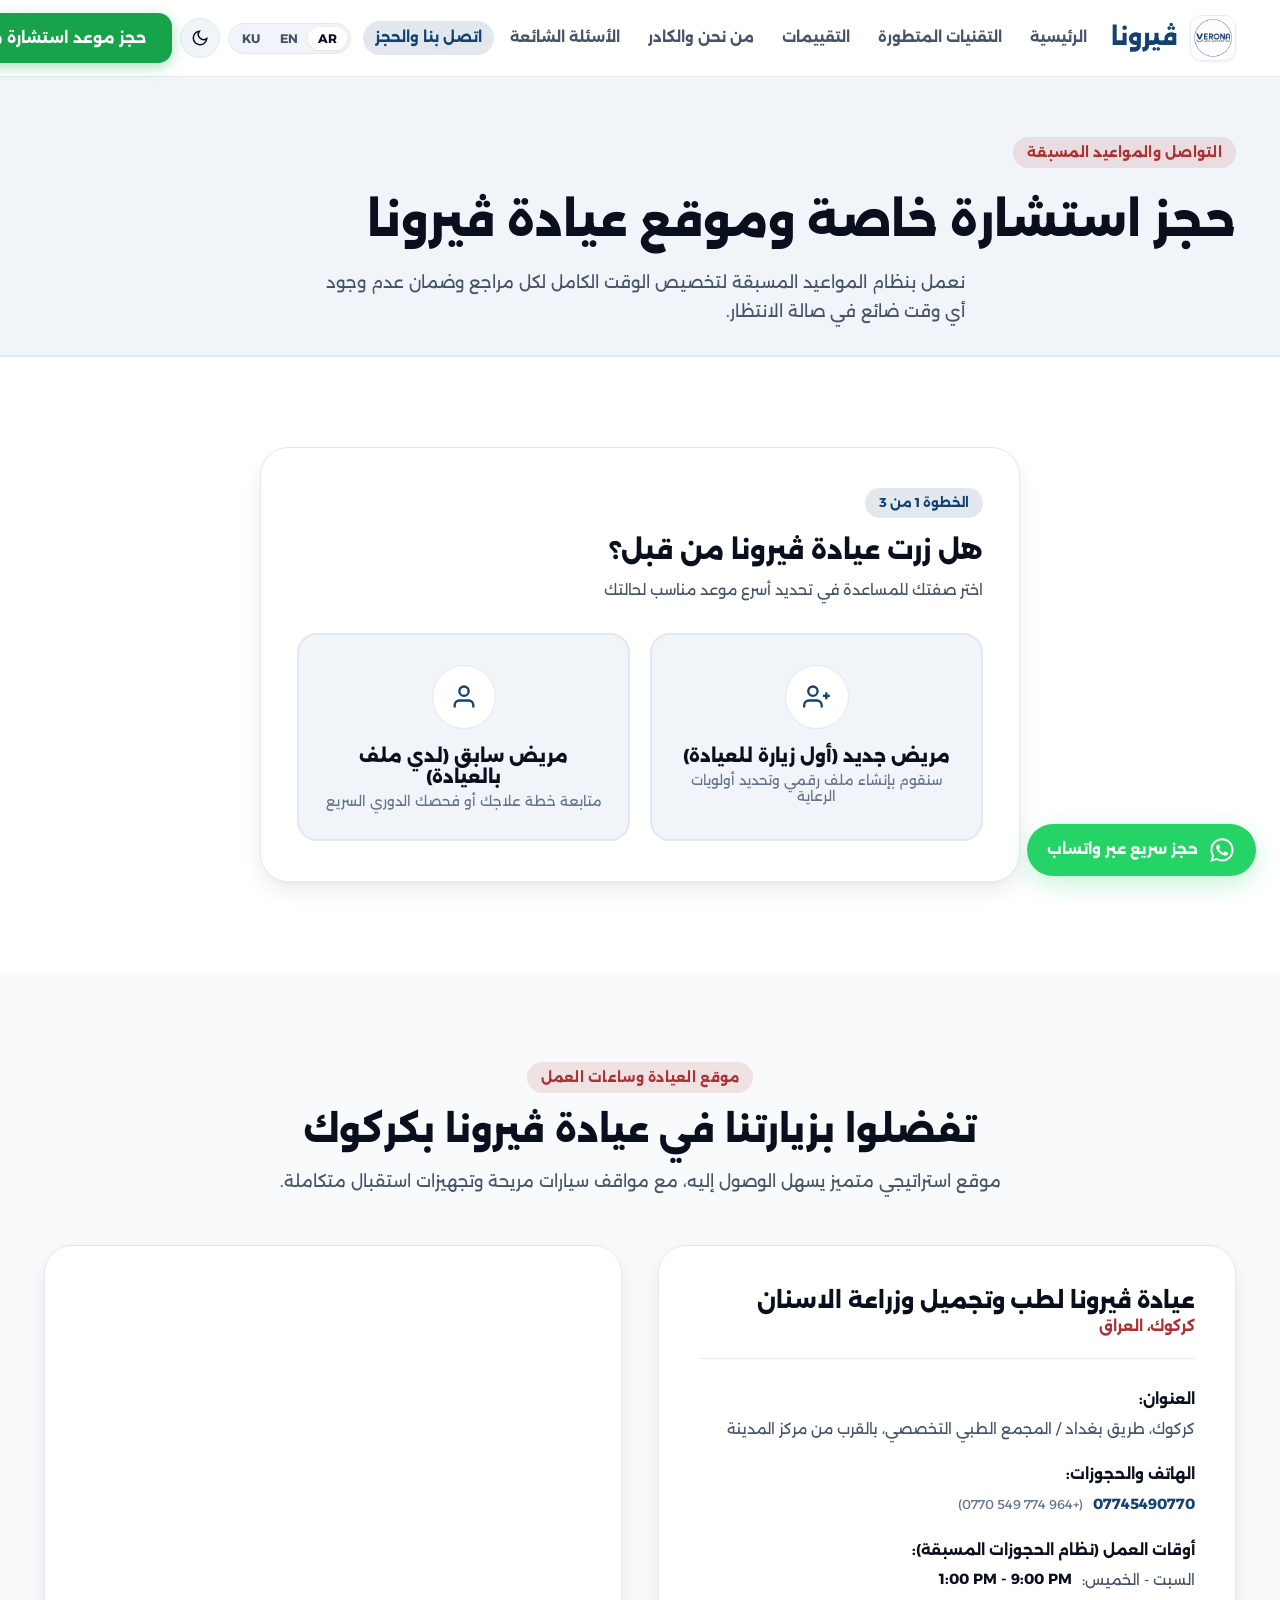
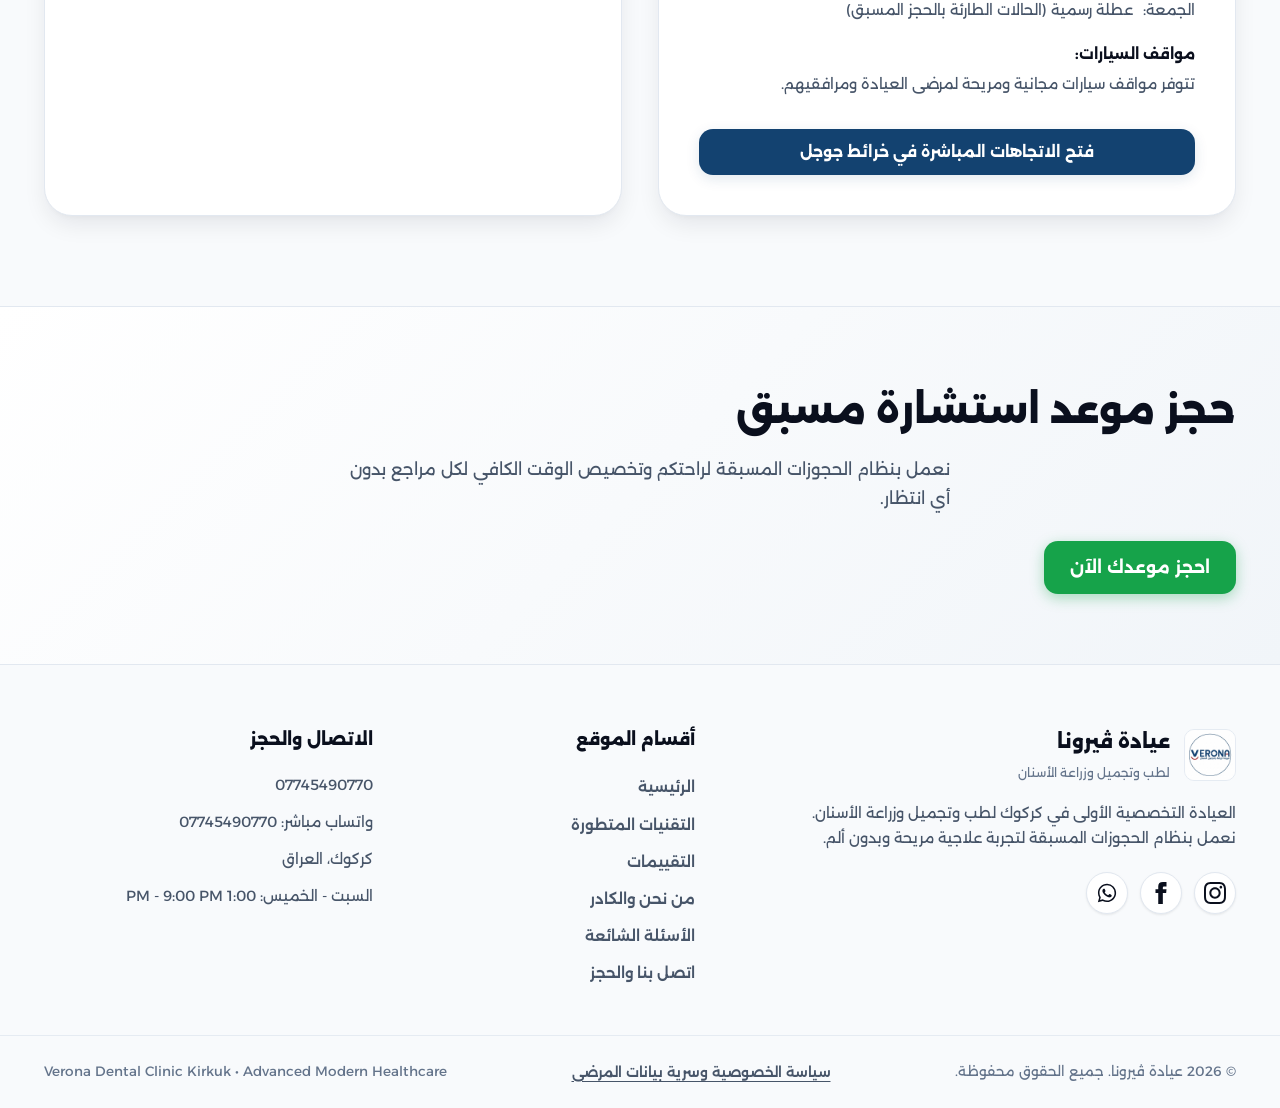
<file: contact.html>
<!DOCTYPE html>
<html lang="ar" dir="rtl" data-theme="light">

<head>
  <meta charset="UTF-8">
  <meta name="viewport" content="width=device-width, initial-scale=1.0, maximum-scale=5.0">
  <meta http-equiv="X-UA-Compatible" content="ie=edge">

  <title>حجز موعد واتصل بنا | عيادة ڤيرونا لطب وتجميل وزراعة الاسنان | كركوك</title>
  <meta name="description"
    content="احجز موعدك المسبق في عيادة ڤيرونا التخصصية لطب وتجميل وزراعة الأسنان في كركوك. نظام مواعيد مسبقة دقيق بدون انتظار، أوقات العمل من 1:00 ظهراً إلى 9:00 مساءً.">
  <meta name="keywords"
    content="حجز موعد عيادة فيرونا, موقع عيادة فيرونا كركوك, اوقات عمل عيادة فيرونا, ارقام عيادة فيرونا, كركوك">

  <link rel="icon" type="image/jpeg" href="assets/logo-white-bg.jpg">
  <link rel="apple-touch-icon" href="assets/logo-white-bg.jpg">

  <link rel="preconnect" href="https://fonts.googleapis.com">
  <link rel="preconnect" href="https://fonts.gstatic.com" crossorigin>
  <link
    href="https://fonts.googleapis.com/css2?family=Alexandria:wght@300;400;500;600;700;800&family=Cinzel:wght@600;700;800&family=Plus+Jakarta+Sans:wght@400;500;600;700;800&family=Vazirmatn:wght@300;400;500;600;700;800&display=swap"
    rel="stylesheet">

  <link rel="stylesheet" href="styles.css">
</head>

<body>

  <header class="main-navbar" id="navbar">
    <div class="container navbar-container">

      <a href="index.html" class="brand-link" aria-label="Verona Home">
        <img src="assets/logo-white-bg.jpg" alt="Verona Clinic Logo" class="brand-logo light-logo" width="46"
          height="46">
        <img src="assets/logo-black-bg.jpg" alt="Verona Clinic Logo" class="brand-logo dark-logo" width="46"
          height="46">
        <div class="brand-text">
          <span class="brand-name" data-i18n="header_brand_name">ڤيرونا</span>
        </div>
      </a>

      <div class="nav-menu" id="navMenu">
        <a href="index.html" class="nav-item" data-i18n="nav_home">الرئيسية</a>
        <a href="index.html#tech" class="nav-item" data-i18n="nav_tech">التقنيات المتطورة</a>
        <a href="index.html#reviews" class="nav-item" data-i18n="nav_reviews">التقييمات</a>
        <a href="index.html#about" class="nav-item" data-i18n="nav_about">من نحن والكادر</a>
        <a href="index.html#faq" class="nav-item" data-i18n="nav_faq">الأسئلة الشائعة</a>
        <a href="contact.html" class="nav-item active" data-i18n="nav_contact">اتصل بنا والحجز</a>
      </div>

      <div class="nav-actions">

        <div class="lang-switcher">
          <button type="button" class="lang-btn active" data-lang="ar" title="العربية">AR</button>
          <button type="button" class="lang-btn" data-lang="en" title="English">EN</button>
          <button type="button" class="lang-btn" data-lang="ku" title="کوردی سۆرانی">KU</button>
        </div>

        <button type="button" class="theme-toggle-btn" id="themeToggle" aria-label="Toggle Theme">
          <svg class="sun-icon" viewBox="0 0 24 24" fill="none" stroke="currentColor" stroke-width="2">
            <circle cx="12" cy="12" r="5"></circle>
            <line x1="12" y1="1" x2="12" y2="3"></line>
            <line x1="12" y1="21" x2="12" y2="23"></line>
            <line x1="4.22" y1="4.22" x2="5.64" y2="5.64"></line>
            <line x1="18.36" y1="18.36" x2="19.78" y2="19.78"></line>
            <line x1="1" y1="12" x2="3" y2="12"></line>
            <line x1="21" y1="12" x2="23" y2="12"></line>
            <line x1="4.22" y1="19.78" x2="5.64" y2="18.36"></line>
            <line x1="18.36" y1="5.64" x2="19.78" y2="4.22"></line>
          </svg>
          <svg class="moon-icon" viewBox="0 0 24 24" fill="none" stroke="currentColor" stroke-width="2">
            <path d="M21 12.79A9 9 0 1 1 11.21 3 7 7 0 0 0 21 12.79z"></path>
          </svg>
        </button>

        <a href="contact.html#booking" class="btn btn-green-nav nav-cta-btn" data-i18n="hero_book_cta">حجز موعد استشارة مسبق</a>

        <button type="button" class="mobile-toggle-btn" id="mobileMenuBtn" aria-label="Open Navigation Menu">
          <span></span><span></span><span></span>
        </button>
      </div>
    </div>

    <div class="mobile-nav-drawer" id="mobileDrawer">
      <div class="mobile-nav-links">
        <a href="index.html" class="mobile-nav-item" data-i18n="nav_home">الرئيسية</a>
        <a href="index.html#tech" class="mobile-nav-item" data-i18n="nav_tech">التقنيات المتطورة</a>
        <a href="index.html#reviews" class="mobile-nav-item" data-i18n="nav_reviews">التقييمات</a>
        <a href="index.html#about" class="mobile-nav-item" data-i18n="nav_about">من نحن والكادر</a>
        <a href="index.html#faq" class="mobile-nav-item" data-i18n="nav_faq">الأسئلة الشائعة</a>
        <a href="contact.html" class="mobile-nav-item active" data-i18n="nav_contact">اتصل بنا والحجز</a>
        <a href="contact.html#booking" class="btn btn-green-nav mobile-cta-btn" data-i18n="hero_book_cta">حجز موعد استشارة مسبق</a>
      </div>
    </div>
  </header>

  <header class="page-header">
    <div class="container text-center">
      <span class="section-tag" data-i18n="contact_page_tag">التواصل والمواعيد المسبقة</span>
      <h1 class="page-title" data-i18n="contact_page_title">حجز استشارة خاصة وموقع عيادة ڤيرونا</h1>
      <p class="page-subtitle" data-i18n="contact_page_sub">
        نعمل بنظام المواعيد المسبقة لتخصيص الوقت الكامل لكل مراجع وضمان عدم وجود أي وقت ضائع في صالة الانتظار.
      </p>
    </div>
  </header>

  <section class="booking-section" id="booking">
    <div class="container">
      <div class="booking-wizard-card">
        <div class="wizard-header text-center">
          <span class="wizard-step-badge" id="wizardStepBadge" data-i18n="wizard_step_badge">الخطوة 1 من 3</span>
          <h2 class="wizard-title" id="wizardTitle" data-i18n="step1_title">هل زرت عيادة ڤيرونا من قبل؟</h2>
          <p class="wizard-sub" id="wizardSub" data-i18n="step1_sub">اختر صفتك للمساعدة في تحديد أسرع موعد مناسب لحالتك</p>
        </div>

        <form id="smartBookingForm" class="smart-booking-form">

          <div class="wizard-pane active" id="panePatientType">
            <div class="patient-type-grid">
              <button type="button" class="type-card" data-patient-type="new">
                <span class="type-icon-circle">
                  <svg viewBox="0 0 24 24" width="28" height="28" fill="none" stroke="currentColor" stroke-width="2">
                    <path d="M16 21v-2a4 4 0 0 0-4-4H5a4 4 0 0 0-4 4v2"></path>
                    <circle cx="8.5" cy="7" r="4"></circle>
                    <line x1="20" y1="8" x2="20" y2="14"></line>
                    <line x1="23" y1="11" x2="17" y2="11"></line>
                  </svg>
                </span>
                <strong class="type-title" data-i18n="opt_new_patient">مريض جديد (أول زيارة للعيادة)</strong>
                <span class="type-desc" data-i18n="opt_new_patient_desc">سنقوم بإنشاء ملف رقمي وتحديد أولويات الرعاية</span>
              </button>

              <button type="button" class="type-card" data-patient-type="returning">
                <span class="type-icon-circle">
                  <svg viewBox="0 0 24 24" width="28" height="28" fill="none" stroke="currentColor" stroke-width="2">
                    <path d="M20 21v-2a4 4 0 0 0-4-4H8a4 4 0 0 0-4 4v2"></path>
                    <circle cx="12" cy="7" r="4"></circle>
                  </svg>
                </span>
                <strong class="type-title" data-i18n="opt_returning_patient">مريض سابق (لدي ملف بالعيادة)</strong>
                <span class="type-desc" data-i18n="opt_returning_patient_desc">متابعة خطة علاجك أو فحصك الدوري السريع</span>
              </button>
            </div>
          </div>

          <div class="wizard-pane" id="paneCareReason">
            <div class="care-reason-grid">
              <button type="button" class="reason-card reason-emergency" data-care-category="emergency">
                <span class="reason-indicator indicator-red"></span>
                <div>
                  <strong class="reason-title" data-i18n="care_emergency">حالة طارئة وألم مستعجل</strong>
                  <span class="reason-desc" data-i18n="care_emergency_desc">أولوية عاجلة اليوم، سنقترح أقرب وقت فوري</span>
                </div>
              </button>

              <button type="button" class="reason-card" data-care-category="child">
                <span class="reason-indicator indicator-blue"></span>
                <div>
                  <strong class="reason-title" data-i18n="care_child">طب أسنان الأطفال</strong>
                  <span class="reason-desc" data-i18n="care_child_desc">جلسة لطيفة ومخصصة مع د. آية أياد بدون خوف</span>
                </div>
              </button>

              <button type="button" class="reason-card" data-care-category="recare">
                <span class="reason-indicator indicator-green"></span>
                <div>
                  <strong class="reason-title" data-i18n="care_recare">فحص دوري وتنظيف روتيني (GBT)</strong>
                  <span class="reason-desc" data-i18n="care_recare_desc">بروتوكول التنظيف السويسري الناعم لحماية الأسنان</span>
                </div>
              </button>

              <button type="button" class="reason-card" data-care-category="general">
                <span class="reason-indicator indicator-purple"></span>
                <div>
                  <strong class="reason-title" data-i18n="care_general">استشارة عامة وتجميل وزراعة</strong>
                  <span class="reason-desc" data-i18n="care_general_desc">زراعة فورية، ابتسامة هوليوود، أو تقويم الأسنان</span>
                </div>
              </button>
            </div>
            <div class="wizard-back-row">
              <button type="button" class="btn btn-outline btn-sm wizard-back-btn" data-back-to="panePatientType" data-i18n="btn_back">← الرجوع للخلف</button>
            </div>
          </div>

          <div class="wizard-pane" id="paneSlotSelection">
            <div class="suggested-slot-box">
              <span class="suggested-tag" data-i18n="suggested_slot_label">الموعد المقترح الأسرع لحالتك:</span>
              <div class="suggested-time-display" id="suggestedSlotText">اليوم، 1:30 ظهراً (أولوية طوارئ)</div>
              <p class="suggested-note" id="suggestedSlotNote">هذا أقرب موعد متاح ومخصص لتجنب أي انتظار في العيادة.</p>
              
              <div class="suggested-actions">
                <button type="button" class="btn btn-green-nav btn-lg" id="btnAcceptSuggested" data-i18n="btn_accept_suggested">نعم، تأكيد هذا الموعد</button>
                <button type="button" class="btn btn-outline btn-lg" id="btnShowCustomSlot" data-i18n="btn_choose_custom">اختيار تاريخ ووقت آخر</button>
              </div>
            </div>

            <div class="custom-slot-picker" id="customSlotPicker" hidden>
              <h4 class="picker-heading" data-i18n="custom_picker_heading">اختر التاريخ والفترة المناسبة (أوقات العمل 1:00 ظهراً - 9:00 مساءً)</h4>
              <div class="picker-row">
                <div class="form-group col-6">
                  <label for="bookingCustomDate" class="form-label" data-i18n="custom_date_label">اختر التاريخ المطلوب (السبت - الخميس)</label>
                  <input type="date" id="bookingCustomDate" class="form-input">
                </div>
                <div class="form-group col-6">
                  <label for="bookingCustomTime" class="form-label" data-i18n="custom_time_label">اختر الوقت المفضل</label>
                  <select id="bookingCustomTime" class="form-select">
                    <option value="1:00 PM">1:00 ظهراً</option>
                    <option value="1:30 PM">1:30 ظهراً</option>
                    <option value="2:00 PM">2:00 ظهراً</option>
                    <option value="2:30 PM">2:30 ظهراً</option>
                    <option value="3:00 PM">3:00 عصراً</option>
                    <option value="3:30 PM">3:30 عصراً</option>
                    <option value="4:00 PM">4:00 عصراً</option>
                    <option value="4:30 PM">4:30 عصراً</option>
                    <option value="5:00 PM">5:00 مساءً</option>
                    <option value="5:30 PM">5:30 مساءً</option>
                    <option value="6:00 PM">6:00 مساءً</option>
                    <option value="6:30 PM">6:30 مساءً</option>
                    <option value="7:00 PM">7:00 مساءً</option>
                    <option value="7:30 PM">7:30 مساءً</option>
                    <option value="8:00 PM">8:00 مساءً</option>
                    <option value="8:30 PM">8:30 مساءً</option>
                  </select>
                </div>
              </div>
              <button type="button" class="btn btn-green-nav btn-block" id="btnConfirmCustomSlot" data-i18n="btn_continue_to_details">متابعة لتأكيد بيانات المريض ←</button>
            </div>

            <div class="wizard-back-row">
              <button type="button" class="btn btn-outline btn-sm wizard-back-btn" id="btnBackFromSlot" data-i18n="btn_back">← الرجوع للخلف</button>
            </div>
          </div>

          <div class="wizard-pane" id="panePatientDetails">
            <div class="booking-summary-strip" id="bookingSummaryStrip">
              <span class="summary-label" data-i18n="summary_badge">ملخص الحجز:</span>
              <strong id="summaryText">مريض جديد • حالة طارئة • 1:30 ظهراً</strong>
            </div>

            <div class="form-group">
              <label for="wizardPatientName" class="form-label" data-i18n="form_name_label">اسم المراجع الكامل *</label>
              <input type="text" id="wizardPatientName" class="form-input" placeholder="مثال: أحمد عبد الله" required>
            </div>

            <div class="form-group">
              <label for="wizardPatientPhone" class="form-label" data-i18n="form_phone_label">رقم الهاتف (الواتساب) *</label>
              <input type="tel" id="wizardPatientPhone" class="form-input phone-ltr" placeholder="0774XXXXXXX" dir="ltr" required>
            </div>

            <div class="form-group">
              <label for="wizardDoctorSelect" class="form-label" data-i18n="form_doctor_label">الطبيب المعالج المفضل</label>
              <select id="wizardDoctorSelect" class="form-select">
                <option value="أي طبيب متاح حسب الحالة" data-i18n="doc_opt_any">أي طبيب متاح حسب الحالة (استشارة عامة)</option>
                <option value="د. أسامة الحسين - زراعة وتجميل الأسنان" data-i18n="doc_opt_osama">د. أسامة الحسين - زراعة وتجميل الأسنان</option>
                <option value="د. نور نصرالله - تقويم وتجميل الأسنان" data-i18n="doc_opt_noor">د. نور نصرالله - تقويم وتجميل الأسنان</option>
                <option value="د. زيد - جراحة الفم والفكين والزراعة" data-i18n="doc_opt_zaid">د. زيد - جراحة الفم والفكين والزراعة</option>
                <option value="د. محمد - علاج العصب والترميم المجهري" data-i18n="doc_opt_mohammed">د. محمد - علاج العصب والترميم المجهري</option>
                <option value="د. أنس - ابتسامة هوليوود والعدسات" data-i18n="doc_opt_anas">د. أنس - ابتسامة هوليوود والعدسات</option>
                <option value="د. آية أياد - طب أسنان الأطفال" data-i18n="doc_opt_aya">د. آية أياد - طب أسنان الأطفال</option>
              </select>
            </div>

            <div class="form-group">
              <label for="wizardNotes" class="form-label" data-i18n="form_notes_label">ملاحظات إضافية أو وصف الحالة (اختياري)</label>
              <textarea id="wizardNotes" class="form-textarea" rows="2" placeholder="هل تعاني من ألم؟"></textarea>
            </div>

            <button type="submit" class="btn btn-green-nav btn-block btn-lg" id="wizardSubmitBtn" data-i18n="btn_confirm_whatsapp">
              تأكيد وإرسال الحجز عبر الواتساب فوراً
            </button>
            
            <p class="form-disclaimer" data-i18n="form_disclaimer">
              سيتم توجيهكم مباشرة لمحادثة الواتساب الرسمية مع منسق المواعيد بالعيادة. بياناتكم مشفرة ومحمية بالكامل.
            </p>

            <div class="wizard-back-row">
              <button type="button" class="btn btn-outline btn-sm wizard-back-btn" data-back-to="paneSlotSelection" data-i18n="btn_back">← الرجوع لاختيار الوقت</button>
            </div>
          </div>

        </form>
      </div>
    </div>
  </section>

  <section class="location-section" id="location">
    <div class="container">
      <div class="section-header text-center">
        <span class="section-tag" data-i18n="location_tag">موقع العيادة وساعات العمل</span>
        <h2 class="section-title" data-i18n="location_title">تفضلوا بزيارتنا في عيادة ڤيرونا بكركوك</h2>
        <p class="section-subtitle" data-i18n="location_desc">
          موقع استراتيجي متميز يسهل الوصول إليه، مع مواقف سيارات مريحة وتجهيزات استقبال متكاملة.
        </p>
      </div>

      <div class="location-grid">

        <div class="location-info-card">
          <div class="info-card-header">
            <div>
              <h3 class="info-clinic-title" data-i18n="location_clinic_title">عيادة ڤيرونا لطب وتجميل وزراعة الاسنان</h3>
              <p class="info-clinic-city" data-i18n="location_clinic_city">كركوك، العراق</p>
            </div>
          </div>

          <div class="location-details-list">
            <div class="detail-item">
              <div class="detail-text">
                <strong data-i18n="loc_address_label">العنوان:</strong>
                <span data-i18n="loc_address_val">كركوك، طريق بغداد / المجمع الطبي التخصصي، بالقرب من مركز المدينة</span>
              </div>
            </div>

            <div class="detail-item">
              <div class="detail-text">
                <strong data-i18n="loc_phone_label">الهاتف والحجوزات:</strong>
                <a href="tel:07745490770" class="detail-link phone-ltr"><bdi dir="ltr">07745490770</bdi></a>
                <span class="intl-hint">(+964 774 549 0770)</span>
              </div>
            </div>

            <div class="detail-item">
              <div class="detail-text">
                <strong data-i18n="loc_hours_label">أوقات العمل (نظام الحجوزات المسبقة):</strong>
                <div class="hours-row">
                  <span data-i18n="hours_days">السبت - الخميس:</span>
                  <strong class="hours-val"><bdi dir="ltr">1:00 PM - 9:00 PM</bdi></strong>
                </div>
                <div class="hours-row">
                  <span data-i18n="hours_friday">الجمعة:</span>
                  <span class="hours-val" data-i18n="hours_fri_val">عطلة رسمية (الحالات الطارئة بالحجز المسبق)</span>
                </div>
              </div>
            </div>

            <div class="detail-item">
              <div class="detail-text">
                <strong data-i18n="loc_parking_label">مواقف السيارات:</strong>
                <span data-i18n="loc_parking_val">تتوفر مواقف سيارات مجانية ومريحة لمرضى العيادة ومرافقيهم.</span>
              </div>
            </div>
          </div>

          <div class="location-actions">
            <a href="https://www.google.com/maps/place/%D8%B9%D9%8A%D8%A7%D8%AF%D8%A9+%DA%A4%D9%8A%D8%B1%D9%88%D9%86%D8%A7+%D9%84%D8%B7%D8%A8+%D9%88+%D8%AA%D8%AC%D9%85%D9%8A%D9%84+%D9%88+%D8%B2%D8%B1%D8%A7%D8%B9%D8%A9+%D8%A7%D9%84%D8%A7%D8%B3%D9%86%D8%A7%D9%86%E2%80%AD/@35.4289309,44.3629447,17z/data=!3m1!4b1!4m6!3m5!1s0x1554d797b5e53797:0x9507788a23d69f08!8m2!3d35.4289309!4d44.3629447!16s%2Fg%2F11sc1wsrzy?authuser=1&entry=ttu&g_ep=EgoyMDI2MTAyMC4wIKXMDSoASAFQAw%3D%3D"
              target="_blank" rel="noopener noreferrer" class="btn btn-primary btn-block" data-i18n="btn_open_google_maps">
              فتح الاتجاهات المباشرة في خرائط جوجل
            </a>
          </div>
        </div>

        <div class="location-map-wrap">
          <iframe src="https://maps.google.com/maps?q=35.4289309,44.3629447&hl=ar&z=17&output=embed" width="100%"
            height="100%" allowfullscreen="" loading="lazy" referrerpolicy="no-referrer-when-downgrade"
            title="Verona Dental Clinic Kirkuk Location Map">
          </iframe>
        </div>
      </div>
    </div>
  </section>

  <section class="page-end-cta">
    <div class="container text-center">
      <h3 class="end-cta-title" data-i18n="end_cta_title">حجز موعد استشارة مسبق</h3>
      <p class="end-cta-desc" data-i18n="end_cta_desc">
        نعمل بنظام الحجوزات المسبقة لراحتكم وتخصيص الوقت الكافي لكل مراجع بدون أي انتظار.
      </p>
      <a href="contact.html#booking" class="btn btn-green-nav btn-lg" data-i18n="btn_end_book">احجز موعدك الآن</a>
    </div>
  </section>

  <footer class="site-footer">
    <div class="container footer-container">
      <div class="footer-col footer-brand-col">
        <div class="footer-logo-row">
          <img src="assets/logo-white-bg.jpg" alt="Verona Clinic Logo" class="footer-logo light-logo" width="52"
            height="52">
          <img src="assets/logo-black-bg.jpg" alt="Verona Clinic Logo" class="footer-logo dark-logo" width="52"
            height="52">
          <div>
            <h3 class="footer-title" data-i18n="brand_name">عيادة ڤيرونا</h3>
            <span class="footer-subtitle" data-i18n="brand_tagline">لطب وتجميل وزراعة الأسنان</span>
          </div>
        </div>
        <p class="footer-desc" data-i18n="footer_desc">
          العيادة التخصصية الأولى في كركوك لطب وتجميل وزراعة الأسنان. نعمل بنظام الحجوزات المسبقة لتجربة علاجية مريحة
          وبدون ألم.
        </p>
        <div class="footer-social-links">
          <a href="https://www.instagram.com/verona.kirkuk?igsh=dzFpeHZpZjNlZ2Fk" target="_blank"
            rel="noopener noreferrer" class="social-circle" aria-label="Instagram">
            <svg viewBox="0 0 24 24" fill="currentColor" width="20" height="20">
              <path
                d="M12 2.163c3.204 0 3.584.012 4.85.07 3.252.148 4.771 1.691 4.919 4.919.058 1.265.069 1.645.069 4.849 0 3.205-.012 3.584-.069 4.849-.149 3.225-1.664 4.771-4.919 4.919-1.266.058-1.644.07-4.85.07-3.204 0-3.584-.012-4.849-.07-3.26-.149-4.771-1.699-4.919-4.92-.058-1.265-.07-1.644-.07-4.849 0-3.204.013-3.583.07-4.849.149-3.227 1.664-4.771 4.919-4.919 1.266-.057 1.645-.069 4.849-.069zm0-2.163c-3.259 0-3.667.014-4.947.072-4.358.2-6.78 2.618-6.98 6.98-.059 1.281-.073 1.689-.073 4.948 0 3.259.014 3.668.072 4.948.2 4.358 2.618 6.78 6.98 6.98 1.281.058 1.689.072 4.948.072 3.259 0 3.668-.014 4.948-.072 4.354-.2 6.782-2.618 6.979-6.98.059-1.28.073-1.689.073-4.948 0-3.259-.014-3.667-.072-4.947-.196-4.354-2.617-6.78-6.979-6.98-1.281-.059-1.69-.073-4.949-.073zm0 5.838c-3.403 0-6.162 2.759-6.162 6.162s2.759 6.163 6.162 6.163 6.162-2.759 6.162-6.163c0-3.403-2.759-6.162-6.162-6.162zm0 10.162c-2.209 0-4-1.79-4-4 0-2.209 1.791-4 4-4s4 1.791 4 4c0 2.21-1.791 4-4 4zm6.406-11.845c-.796 0-1.441.645-1.441 1.44s.645 1.44 1.441 1.44c.795 0 1.439-.645 1.439-1.44s-.644-1.44-1.439-1.44z" />
            </svg>
          </a>
          <a href="https://www.facebook.com/verona.kirkuk/" target="_blank" rel="noopener noreferrer"
            class="social-circle" aria-label="Facebook">
            <svg viewBox="0 0 24 24" fill="currentColor" width="20" height="20">
              <path
                d="M9 8H6v4h3v12h5V12h3.642L18 8h-4V6.333C14 5.374 14.5 5 15.67 5H18V0h-3.808C10.597 0 9 1.583 9 4.615V8z" />
            </svg>
          </a>
          <a href="https://wa.me/9647745490770" target="_blank" rel="noopener noreferrer" class="social-circle"
            aria-label="WhatsApp">
            <svg viewBox="0 0 24 24" fill="currentColor" width="20" height="20">
              <path
                d="M19.05 4.91A9.816 9.816 0 0 0 12.04 2c-5.46 0-9.91 4.45-9.91 9.91 0 1.75.46 3.45 1.32 4.95L2.05 22l5.25-1.38c1.45.79 3.08 1.21 4.74 1.21 5.46 0 9.91-4.45 9.91-9.91 0-2.65-1.03-5.14-2.9-7.01zm-7.01 15.24c-1.48 0-2.93-.4-4.2-1.15l-.3-.18-3.12.82.83-3.04-.2-.31a8.188 8.188 0 0 1-1.26-4.38c0-4.54 3.7-8.24 8.24-8.24 2.2 0 4.27.86 5.82 2.42a8.183 8.183 0 0 1 2.41 5.83c.01 4.54-3.69 8.23-8.23 8.23zm4.52-6.16c-.25-.12-1.47-.72-1.69-.81-.23-.08-.39-.12-.56.12-.17.25-.64.81-.78.98-.15.17-.29.19-.54.06-.25-.12-1.05-.39-2-1.23-.74-.66-1.23-1.47-1.38-1.72-.14-.25-.02-.38.11-.51.11-.11.25-.29.37-.43.12-.15.17-.25.25-.42.08-.17.04-.31-.02-.44-.06-.12-.56-1.34-.76-1.84-.2-.48-.41-.42-.56-.43h-.48c-.17 0-.44.06-.66.31-.23.25-.88.86-.88 2.09s.9 2.43 1.02 2.6c.12.17 1.77 2.7 4.28 3.79.6.26 1.07.41 1.43.53.6.19 1.15.16 1.58.1.48-.07 1.47-.6 1.68-1.18.21-.58.21-1.07.15-1.18-.07-.12-.23-.19-.48-.31z" />
            </svg>
          </a>
        </div>
      </div>

      <div class="footer-col">
        <h4 class="footer-col-title" data-i18n="footer_nav_title">أقسام الموقع</h4>
        <ul class="footer-nav-list">
          <li><a href="index.html" class="footer-nav-btn" data-i18n="nav_home">الرئيسية</a></li>
          <li><a href="index.html#tech" class="footer-nav-btn" data-i18n="nav_tech">التقنيات المتطورة</a></li>
          <li><a href="index.html#reviews" class="footer-nav-btn" data-i18n="nav_reviews">التقييمات</a></li>
          <li><a href="index.html#about" class="footer-nav-btn" data-i18n="nav_about">من نحن والكادر</a></li>
          <li><a href="index.html#faq" class="footer-nav-btn" data-i18n="nav_faq">الأسئلة الشائعة</a></li>
          <li><a href="contact.html" class="footer-nav-btn" data-i18n="nav_contact">اتصل بنا والحجز</a></li>
        </ul>
      </div>

      <div class="footer-col">
        <h4 class="footer-col-title" data-i18n="footer_contact_title">الاتصال والحجز</h4>
        <div class="footer-contact-info">
          <p>
            <a href="tel:07745490770" class="phone-ltr"><bdi dir="ltr">07745490770</bdi></a>
          </p>
          <p>
            <a href="https://wa.me/9647745490770" target="_blank" rel="noopener noreferrer">واتساب مباشر: <bdi
                dir="ltr">07745490770</bdi></a>
          </p>
          <p>
            <span>كركوك، العراق</span>
          </p>
          <p>
            <span>السبت - الخميس: 1:00 PM - 9:00 PM</span>
          </p>
        </div>
      </div>
    </div>

    <div class="footer-bottom">
      <div class="container footer-bottom-container">
        <p class="copy-text">
          &copy; <span id="currentYear">2026</span> <span data-i18n="brand_name">عيادة ڤيرونا لطب وتجميل وزراعة
            الأسنان</span>. جميع الحقوق محفوظة.
        </p>
        <button type="button" class="footer-privacy-btn" id="privacyPolicyBtn" data-i18n="footer_privacy">
          سياسة الخصوصية وسرية بيانات المرضى
        </button>
        <p class="designer-text">
          Verona Dental Clinic Kirkuk • Advanced Modern Healthcare
        </p>
      </div>
    </div>
  </footer>

  <div class="privacy-modal" id="privacyModal" role="dialog" aria-modal="true" aria-labelledby="privacyModalTitle"
    hidden>
    <div class="privacy-modal-backdrop" id="privacyBackdrop"></div>
    <div class="privacy-modal-dialog">
      <div class="privacy-modal-header">
        <h3 class="privacy-modal-title" id="privacyModalTitle" data-i18n="privacy_title">سياسة الخصوصية وسرية بيانات المرضى</h3>
        <button type="button" class="privacy-modal-close" id="privacyCloseX" aria-label="Close">&times;</button>
      </div>
      <div class="privacy-modal-body">
        <p class="privacy-intro" data-i18n="privacy_intro">
          نلتزم في عيادة ڤيرونا التزاماً صارماً بأعلى معايير الأمانة الطبية وسرية بيانات مراجعينا الكرام.
        </p>
        <ul class="privacy-list">
          <li data-i18n="privacy_point_1">المعلومات الطبية والشخصية (الاسم، رقم الهاتف، التشخيص، صور الأشعة) تُعامل بسرية مهنية تامة ومحفوظة ضمن السجلات الطبية للعيادة فقط.</li>
          <li data-i18n="privacy_point_2">يتم استخدام رقم الهاتف للتواصل عبر الواتساب لتنسيق مواعيد الجلسات وإرسال التذكيرات والاستشارات الطبية المتعلقة بعلاجك فقط.</li>
          <li data-i18n="privacy_point_3">نضمن عدم بيع أو تأجير أو مشاركة بيانات مراجعينا مع أي طرف ثالث أو شركات إعلانية تحت أي ظرف.</li>
          <li data-i18n="privacy_point_4">حقوق المراجع: يحق لك في أي وقت تعديل بياناتك أو إلغاء مواعيدك أو طلب حذف بياناتك من خلال التواصل المباشر مع إدارة العيادة.</li>
        </ul>
      </div>
      <div class="privacy-modal-footer">
        <button type="button" class="btn btn-primary btn-sm" id="privacyCloseBtn" data-i18n="privacy_close_btn">إغلاق نافذة الخصوصية</button>
      </div>
    </div>
  </div>

  <a href="https://wa.me/9647745490770?text=%D9%85%D8%B1%D8%AD%D8%A8%D8%A7%D9%8B%20%D8%B9%D9%8A%D8%A7%D8%AF%D8%A9%20%DA%A4%D9%8A%D8%B1%D9%88%D9%86%D8%A7%D8%8C%20%D8%A3%D9%88%D8%AF%20%D8%AD%D8%AC%D8%B2%20%D9%85%D9%88%D8%B9%D8%AF%20%D8%A7%D8%B3%D8%AA%D8%B4%D8%A7%D8%B1%D8%A9"
    target="_blank" rel="noopener noreferrer" class="floating-wa-btn" aria-label="Chat on WhatsApp">
    <svg viewBox="0 0 24 24" fill="currentColor" width="28" height="28">
      <path
        d="M19.05 4.91A9.816 9.816 0 0 0 12.04 2c-5.46 0-9.91 4.45-9.91 9.91 0 1.75.46 3.45 1.32 4.95L2.05 22l5.25-1.38c1.45.79 3.08 1.21 4.74 1.21 5.46 0 9.91-4.45 9.91-9.91 0-2.65-1.03-5.14-2.9-7.01zm-7.01 15.24c-1.48 0-2.93-.4-4.2-1.15l-.3-.18-3.12.82.83-3.04-.2-.31a8.188 8.188 0 0 1-1.26-4.38c0-4.54 3.7-8.24 8.24-8.24 2.2 0 4.27.86 5.82 2.42a8.183 8.183 0 0 1 2.41 5.83c.01 4.54-3.69 8.23-8.23 8.23zm4.52-6.16c-.25-.12-1.47-.72-1.69-.81-.23-.08-.39-.12-.56.12-.17.25-.64.81-.78.98-.15.17-.29.19-.54.06-.25-.12-1.05-.39-2-1.23-.74-.66-1.23-1.47-1.38-1.72-.14-.25-.02-.38.11-.51.11-.11.25-.29.37-.43.12-.15.17-.25.25-.42.08-.17.04-.31-.02-.44-.06-.12-.56-1.34-.76-1.84-.2-.48-.41-.42-.56-.43h-.48c-.17 0-.44.06-.66.31-.23.25-.88.86-.88 2.09s.9 2.43 1.02 2.6c.12.17 1.77 2.7 4.28 3.79.6.26 1.07.41 1.43.53.6.19 1.15.16 1.58.1.48-.07 1.47-.6 1.68-1.18.21-.58.21-1.07.15-1.18-.07-.12-.23-.19-.48-.31z" />
    </svg>
    <span class="floating-wa-label" data-i18n="wa_quick_label">حجز سريع عبر واتساب</span>
  </a>

  <script src="script.js"></script>
</body>

</html>
</file>
<file: styles.css>
:root {
  
  --font-ar: 'Alexandria', -apple-system, BlinkMacSystemFont, 'Segoe UI', Tahoma, sans-serif;
  --font-ku: 'Vazirmatn', -apple-system, BlinkMacSystemFont, Tahoma, sans-serif;
  --font-en: 'Plus Jakarta Sans', -apple-system, BlinkMacSystemFont, 'Segoe UI', Roboto, sans-serif;
  --font-serif: 'Cinzel', Georgia, serif;

  --font-primary: var(--font-ar);

  --color-canvas-base: #f8fafc;
  --color-canvas-card: #ffffff;
  --color-canvas-elevated: #ffffff;
  --color-canvas-subtle: #f1f5f9;
  --color-glass-surface: rgba(255, 255, 255, 0.88);

  --color-text-headline: #0a0f1d;
  --color-text-body: #1e293b;
  --color-text-muted: #475569;
  --color-text-subtle: #64748b;
  --color-border-main: #e2e8f0;
  --color-border-subtle: rgba(226, 232, 240, 0.8);
  --color-border-hover: #cbd5e1;

  --color-brand-sapphire: #134270;
  
  --color-brand-sapphire-light: #1a5b99;
  --color-brand-sapphire-glow: rgba(19, 66, 112, 0.12);

  --color-brand-ruby: #ac3133;
  
  --color-brand-ruby-hover: #962a2c;
  --color-brand-ruby-glow: rgba(172, 49, 51, 0.12);

  --color-accent-gold: #d4af37;
  
  --color-accent-gold-bg: rgba(212, 175, 55, 0.12);

  --color-wa: #25d366;
  
  --color-wa-hover: #1eb857;
  --color-wa-glow: rgba(37, 211, 102, 0.25);

  --shadow-sm: 0 1px 3px rgba(10, 15, 29, 0.05), 0 1px 2px rgba(10, 15, 29, 0.03);
  --shadow-md: 0 4px 6px -1px rgba(10, 15, 29, 0.07), 0 2px 4px -2px rgba(10, 15, 29, 0.04);
  --shadow-lg: 0 10px 25px -3px rgba(10, 15, 29, 0.09), 0 4px 6px -4px rgba(10, 15, 29, 0.04);
  --shadow-xl: 0 20px 35px -5px rgba(10, 15, 29, 0.12), 0 8px 10px -6px rgba(10, 15, 29, 0.05);

  --radius-sm: 8px;
  --radius-md: 14px;
  --radius-lg: 20px;
  --radius-xl: 28px;
  --radius-pill: 9999px;

  --transition-fast: 160ms cubic-bezier(0.4, 0, 0.2, 1);
  --transition-smooth: 280ms cubic-bezier(0.16, 1, 0.3, 1);
}

[data-theme="dark"] {
  
  --color-canvas-base: #070a12;
  --color-canvas-card: #0d131f;
  --color-canvas-elevated: #121927;
  --color-canvas-subtle: #172133;
  --color-glass-surface: rgba(13, 19, 31, 0.88);

  --color-text-headline: #ffffff;
  --color-text-body: #e2e8f0;
  --color-text-muted: #94a3b8;
  --color-text-subtle: #64748b;
  --color-border-main: rgba(255, 255, 255, 0.1);
  --color-border-subtle: rgba(255, 255, 255, 0.05);
  --color-border-hover: rgba(255, 255, 255, 0.2);

  --color-brand-sapphire: #38bdf8;
  --color-brand-sapphire-light: #60a5fa;
  --color-brand-sapphire-glow: rgba(56, 189, 248, 0.18);

  --color-brand-ruby: #fb7185;
  --color-brand-ruby-hover: #f43f5e;
  --color-brand-ruby-glow: rgba(251, 113, 133, 0.2);

  --color-accent-gold: #facc15;
  --color-accent-gold-bg: rgba(250, 204, 21, 0.15);

  --shadow-sm: 0 2px 4px rgba(0, 0, 0, 0.3);
  --shadow-md: 0 6px 12px rgba(0, 0, 0, 0.4);
  --shadow-lg: 0 15px 30px rgba(0, 0, 0, 0.5);
  --shadow-xl: 0 25px 45px rgba(0, 0, 0, 0.65);
}

html[lang="ar"] {
  --font-primary: var(--font-ar);
  font-family: var(--font-ar);
}

html[lang="ku"] {
  --font-primary: var(--font-ku);
  font-family: var(--font-ku);
}

html[lang="en"] {
  --font-primary: var(--font-en);
  font-family: var(--font-en);
}

html[lang="en"] .hero-title,
html[lang="en"] .section-title,
html[lang="en"] .brand-name {
  font-family: var(--font-serif);
  letter-spacing: 0.02em;
}

bdi,
.bdi,
[dir="ltr"],
.phone-ltr,
.bdi-num {
  direction: ltr !important;
  unicode-bidi: isolate !important;
  text-align: left;
  display: inline-block;
}

*,
*::before,
*::after {
  box-sizing: border-box;
  margin: 0;
  padding: 0;
}

html {
  scroll-behavior: smooth;
  font-size: 16px;
  -webkit-text-size-adjust: 100%;
  overflow-x: clip;
  max-width: 100vw;
}

body {
  background-color: var(--color-canvas-base);
  color: var(--color-text-body);
  font-family: var(--font-primary);
  line-height: 1.7;
  overflow-x: clip;
  max-width: 100vw;
  width: 100%;
  transition: background-color var(--transition-smooth), color var(--transition-smooth);
}

img {
  max-width: 100%;
  height: auto;
  display: block;
}

button {
  cursor: pointer;
  border: none;
  background: none;
  font-family: inherit;
  font-size: inherit;
  color: inherit;
  transition: all var(--transition-fast);
}

a {
  color: inherit;
  text-decoration: none;
  transition: color var(--transition-fast);
}

.container {
  width: 100%;
  max-width: 1240px;
  margin-left: auto;
  margin-right: auto;
  padding-left: 24px;
  padding-right: 24px;
}

.top-bar {
  background: var(--color-canvas-card);
  border-bottom: 1px solid var(--color-border-subtle);
  font-size: 0.85rem;
  padding: 8px 0;
  position: relative;
  z-index: 101;
}

.top-bar-container {
  display: flex;
  align-items: center;
  justify-content: space-between;
  flex-wrap: wrap;
  gap: 12px;
}

.top-bar-rating {
  display: flex;
  align-items: center;
  gap: 8px;
}

.top-bar-rating .stars {
  color: var(--color-accent-gold);
  letter-spacing: 2px;
}

.top-bar-contact {
  display: flex;
  align-items: center;
  gap: 18px;
}

.top-link {
  display: inline-flex;
  align-items: center;
  gap: 6px;
  font-weight: 600;
  color: var(--color-text-headline);
}

.top-link:hover {
  color: var(--color-brand-sapphire);
}

.top-icon {
  width: 14px;
  height: 14px;
  stroke: var(--color-brand-ruby);
}

.top-socials {
  display: flex;
  align-items: center;
  gap: 10px;
}

.social-top-link {
  color: var(--color-text-muted);
  display: flex;
  align-items: center;
  justify-content: center;
  padding: 4px;
  border-radius: 4px;
  transition: all var(--transition-fast);
}

.social-top-link:hover {
  color: var(--color-brand-ruby);
  transform: translateY(-1px);
}

header.main-navbar,
.main-navbar {
  position: -webkit-sticky;
  position: sticky;
  top: 0;
  left: 0;
  right: 0;
  width: 100%;
  background: var(--color-glass-surface);
  backdrop-filter: blur(14px);
  -webkit-backdrop-filter: blur(14px);
  border-bottom: 1px solid var(--color-border-subtle);
  z-index: 1000;
  transition: all var(--transition-fast);
}

.navbar-container {
  display: flex;
  align-items: center;
  justify-content: space-between;
  height: 76px;
  gap: 12px;
}

.brand-link {
  display: flex;
  align-items: center;
  gap: 12px;
  text-align: right;
  flex-shrink: 0;
  cursor: pointer;
}

html[dir="ltr"] .brand-link {
  text-align: left;
}

.brand-logo {
  border-radius: 12px;
  object-fit: cover;
  box-shadow: var(--shadow-sm);
  border: 1px solid var(--color-border-subtle);
  flex-shrink: 0;
}

[data-theme="light"] .dark-logo {
  display: none;
}

[data-theme="light"] .light-logo {
  display: block;
}

[data-theme="dark"] .light-logo {
  display: none;
}

[data-theme="dark"] .dark-logo {
  display: block;
}

.brand-text {
  display: flex;
  flex-direction: column;
  white-space: nowrap;
}

.brand-name {
  font-size: 1.45rem;
  font-weight: 800;
  color: var(--color-brand-sapphire);
  line-height: 1;
  white-space: nowrap !important;
  letter-spacing: -0.01em;
}

[data-theme="dark"] .brand-name {
  color: #38bdf8;
}

.brand-subtitle {
  display: none !important;
}

.nav-menu {
  display: flex;
  align-items: center;
  gap: 4px;
  flex-shrink: 0;
}

.nav-item {
  display: inline-flex;
  align-items: center;
  justify-content: center;
  padding: 8px 12px;
  font-size: 0.9rem;
  font-weight: 700;
  color: var(--color-text-muted);
  border-radius: var(--radius-pill);
  position: relative;
  transition: all var(--transition-fast);
  white-space: nowrap !important;
  line-height: 1.2;
  text-decoration: none;
  cursor: pointer;
}

.nav-item:hover {
  color: var(--color-brand-sapphire);
  background: var(--color-brand-sapphire-glow);
}

.nav-item.active {
  color: var(--color-brand-sapphire);
  font-weight: 700;
  background: var(--color-brand-sapphire-glow);
}

.nav-actions {
  display: flex;
  align-items: center;
  gap: 8px;
  flex-shrink: 0;
}

.lang-switcher {
  display: flex;
  align-items: center;
  background: var(--color-canvas-subtle);
  border: 1px solid var(--color-border-main);
  border-radius: var(--radius-pill);
  padding: 3px;
}

.lang-btn {
  padding: 4px 10px;
  font-size: 0.78rem;
  font-weight: 700;
  border-radius: var(--radius-pill);
  color: var(--color-text-muted);
}

.lang-btn.active {
  background: var(--color-canvas-card);
  color: var(--color-text-headline);
  box-shadow: var(--shadow-sm);
}

.theme-toggle-btn {
  width: 40px;
  height: 40px;
  display: flex;
  align-items: center;
  justify-content: center;
  border-radius: var(--radius-pill);
  background: var(--color-canvas-subtle);
  border: 1px solid var(--color-border-main);
  color: var(--color-text-headline);
}

.theme-toggle-btn:hover {
  transform: rotate(15deg);
}

[data-theme="light"] .moon-icon {
  display: block;
  width: 18px;
  height: 18px;
}

[data-theme="light"] .sun-icon {
  display: none;
}

[data-theme="dark"] .sun-icon {
  display: block;
  width: 18px;
  height: 18px;
}

[data-theme="dark"] .moon-icon {
  display: none;
}

.btn {
  display: inline-flex;
  align-items: center;
  justify-content: center;
  gap: 8px;
  padding: 10px 20px;
  font-size: 0.95rem;
  font-weight: 700;
  border-radius: var(--radius-md);
  text-align: center;
  transition: all var(--transition-fast);
  white-space: nowrap;
}

.btn-icon {
  font-size: 1.1em;
}

.btn-primary {
  background: var(--color-brand-sapphire);
  color: #ffffff !important;
  box-shadow: 0 4px 14px var(--color-brand-sapphire-glow);
}

.btn-primary:hover {
  opacity: 0.94;
  transform: translateY(-2px);
  box-shadow: 0 6px 20px var(--color-brand-sapphire-glow);
}

.btn-whatsapp {
  background: var(--color-wa);
  color: #ffffff !important;
  box-shadow: 0 4px 14px var(--color-wa-glow);
}

.btn-whatsapp:hover {
  background: var(--color-wa-hover);
  transform: translateY(-2px);
  box-shadow: 0 6px 20px var(--color-wa-glow);
}

.btn-outline {
  border: 1px solid var(--color-border-main);
  background: var(--color-canvas-card);
  color: var(--color-text-headline);
}

.btn-outline:hover {
  border-color: var(--color-brand-sapphire);
  color: var(--color-brand-sapphire);
  background: var(--color-brand-sapphire-glow);
}

.btn-lg {
  padding: 14px 28px;
  font-size: 1.05rem;
  border-radius: var(--radius-lg);
}

.btn-sm {
  padding: 7px 14px;
  font-size: 0.85rem;
  border-radius: var(--radius-sm);
}

.btn-block {
  width: 100%;
}

.mobile-toggle-btn {
  display: none;
  flex-direction: column;
  justify-content: center;
  align-items: center;
  width: 40px;
  height: 40px;
  gap: 5px;
  border-radius: var(--radius-sm);
  background: var(--color-canvas-subtle);
  border: 1px solid var(--color-border-main);
}

.mobile-toggle-btn span {
  width: 20px;
  height: 2px;
  background: var(--color-text-headline);
  border-radius: 2px;
  transition: all var(--transition-fast);
}

.mobile-nav-drawer {
  display: none;
  background: var(--color-canvas-card);
  border-bottom: 1px solid var(--color-border-main);
  padding: 20px 24px;
  box-shadow: var(--shadow-lg);
  max-height: calc(100vh - 70px);
  overflow-y: auto;
  -webkit-overflow-scrolling: touch;
}

.mobile-nav-drawer.open {
  display: block;
}

.mobile-nav-links {
  display: flex;
  flex-direction: column;
  gap: 10px;
}

.mobile-nav-item {
  width: 100%;
  text-align: right;
  padding: 12px 16px;
  font-size: 1.05rem;
  font-weight: 600;
  border-radius: var(--radius-sm);
}

html[dir="ltr"] .mobile-nav-item {
  text-align: left;
}

.mobile-nav-item:hover,
.mobile-nav-item.active {
  background: var(--color-brand-sapphire-glow);
  color: var(--color-brand-sapphire);
}

.mobile-cta-btn {
  margin-top: 10px;
  width: 100%;
}

.section-header {
  margin-bottom: 48px;
}

.section-header.text-center {
  text-align: center;
  max-width: 820px;
  margin-left: auto;
  margin-right: auto;
}

.section-tag {
  display: inline-block;
  padding: 4px 14px;
  background: var(--color-brand-ruby-glow);
  color: var(--color-brand-ruby);
  border-radius: var(--radius-pill);
  font-size: 0.85rem;
  font-weight: 700;
  margin-bottom: 14px;
  letter-spacing: 0.02em;
}

.section-title {
  font-size: 2.2rem;
  font-weight: 800;
  color: var(--color-text-headline);
  line-height: 1.3;
  margin-bottom: 14px;
}

.section-subtitle {
  font-size: 1.05rem;
  color: var(--color-text-muted);
  line-height: 1.8;
}

.hero-section {
  position: relative;
  padding: 60px 0 80px;
  overflow: hidden;
}

.hero-backdrop-glow {
  position: absolute;
  top: -100px;
  right: -50px;
  width: 500px;
  height: 500px;
  border-radius: 50%;
  background: radial-gradient(circle, var(--color-brand-sapphire-glow) 0%, transparent 70%);
  pointer-events: none;
  z-index: 0;
}

.hero-container {
  display: grid;
  grid-template-columns: 1.15fr 0.85fr;
  align-items: center;
  gap: clamp(20px, 3.5vw, 48px);
  position: relative;
  z-index: 1;
}

.hero-content {
  min-width: 0;
  width: 100%;
}

.hero-visual {
  min-width: 0;
  width: 100%;
}

.trust-pill {
  display: inline-flex;
  align-items: center;
  gap: 10px;
  padding: 6px 16px;
  background: var(--color-canvas-card);
  border: 1px solid var(--color-border-main);
  border-radius: var(--radius-pill);
  box-shadow: var(--shadow-sm);
  margin-bottom: 24px;
  cursor: pointer;
  transition: all var(--transition-fast);
}

.trust-pill:hover {
  transform: translateY(-2px);
  border-color: var(--color-accent-gold);
}

.trust-pill .rating-stars {
  color: var(--color-accent-gold);
}

.trust-pill .trust-text {
  font-size: 0.88rem;
  color: var(--color-text-headline);
}

.hero-title {
  margin-bottom: 20px;
}

.title-sub {
  display: block;
  font-size: 1.1rem;
  color: var(--color-brand-ruby);
  font-weight: 700;
  margin-bottom: 6px;
}

.title-main {
  display: block;
  font-size: clamp(1.85rem, 3.4vw, 2.75rem);
  font-weight: 800;
  line-height: 1.3;
  color: var(--color-text-headline);
  word-break: normal;
  overflow-wrap: break-word;
}

.hero-lead {
  font-size: 1.12rem;
  color: var(--color-text-muted);
  line-height: 1.85;
  margin-bottom: 32px;
}

.hero-cta-group {
  display: flex;
  align-items: center;
  flex-wrap: wrap;
  gap: 14px;
  margin-bottom: 36px;
}

.hero-stats-strip {
  display: grid;
  grid-template-columns: repeat(4, 1fr);
  gap: 12px;
  padding-top: 24px;
  border-top: 1px solid var(--color-border-subtle);
}

.stat-badge {
  display: flex;
  flex-direction: column;
}

.stat-value {
  font-size: 1.5rem;
  font-weight: 800;
  color: var(--color-text-headline);
  line-height: 1.2;
}

.stat-label {
  font-size: 0.78rem;
  color: var(--color-text-subtle);
  font-weight: 600;
}

.hero-visual {
  position: relative;
}

.hero-video-wrapper {
  position: relative;
  border-radius: var(--radius-xl);
  overflow: hidden;
  box-shadow: var(--shadow-xl);
  border: 1px solid var(--color-border-main);
  background: #000000;
  height: 480px;
  display: flex;
  align-items: center;
  justify-content: center;
}

.hero-main-video {
  width: 100%;
  height: 100%;
  object-fit: cover;
  display: block;
  opacity: 1;
  transition: opacity 0.8s cubic-bezier(0.4, 0, 0.2, 1);
  background: #000000;
}

.hero-main-video.video-looping-fade {
  opacity: 0.18;
}

.hero-video-overlay-glow {
  position: absolute;
  inset: 0;
  pointer-events: none;
  border-radius: var(--radius-xl);
  box-shadow: inset 0 0 40px rgba(0, 0, 0, 0.25);
  border: 1px solid rgba(255, 255, 255, 0.12);
}

.medical-tech-section {
  padding: 90px 0;
  background: var(--color-canvas-card);
  border-top: 1px solid var(--color-border-subtle);
  border-bottom: 1px solid var(--color-border-subtle);
}

.tech-grid {
  display: grid;
  grid-template-columns: repeat(2, 1fr);
  gap: 32px;
}

.tech-card {
  background: var(--color-canvas-base);
  border: 1px solid var(--color-border-main);
  border-radius: var(--radius-xl);
  overflow: hidden;
  display: flex;
  flex-direction: column;
  transition: all var(--transition-smooth);
}

.tech-card:hover {
  transform: translateY(-6px);
  box-shadow: var(--shadow-xl);
  border-color: var(--color-brand-sapphire);
}

.tech-card-image-wrap {
  position: relative;
  height: 280px;
  background: #000;
  overflow: hidden;
}

.tech-card-img {
  width: 100%;
  height: 100%;
  object-fit: cover;
  transition: transform var(--transition-smooth);
}

.tech-card:hover .tech-card-img {
  transform: scale(1.04);
}

.tech-card-badge {
  position: absolute;
  top: 16px;
  right: 16px;
  background: rgba(10, 15, 29, 0.75);
  backdrop-filter: blur(8px);
  color: #ffffff;
  padding: 6px 14px;
  border-radius: var(--radius-pill);
  font-size: 0.8rem;
  font-weight: 700;
  border: 1px solid rgba(255, 255, 255, 0.15);
}

html[dir="ltr"] .tech-card-badge {
  right: auto;
  left: 16px;
}

.tech-card-body {
  padding: 32px;
  display: flex;
  flex-direction: column;
  flex: 1;
}

.tech-badge-inline {
  display: inline-block;
  align-self: flex-start;
  padding: 4px 12px;
  background: var(--color-brand-sapphire-glow);
  color: var(--color-brand-sapphire);
  border-radius: var(--radius-pill);
  font-size: 0.8rem;
  font-weight: 700;
  margin-bottom: 12px;
}

.tech-title {
  font-size: 1.45rem;
  font-weight: 800;
  color: var(--color-text-headline);
  margin-bottom: 12px;
  line-height: 1.35;
}

.tech-en-title {
  display: block;
  font-size: 0.82rem;
  color: var(--color-text-subtle);
  font-weight: 500;
  margin-top: 4px;
}

.tech-quote {
  padding: 12px 16px;
  background: var(--color-canvas-card);
  border-right: 4px solid var(--color-brand-ruby);
  border-radius: var(--radius-sm);
  font-weight: 700;
  color: var(--color-brand-ruby);
  font-size: 0.95rem;
  margin-bottom: 16px;
}

html[dir="ltr"] .tech-quote {
  border-right: none;
  border-left: 4px solid var(--color-brand-ruby);
}

.tech-text {
  font-size: 0.96rem;
  color: var(--color-text-muted);
  line-height: 1.75;
  margin-bottom: 20px;
}

.tech-benefits {
  list-style: none;
  margin-bottom: 24px;
  display: flex;
  flex-direction: column;
  gap: 10px;
}

.tech-benefits li {
  display: flex;
  align-items: center;
  gap: 10px;
  font-size: 0.92rem;
  font-weight: 600;
  color: var(--color-text-headline);
}

.benefit-icon {
  width: 20px;
  height: 20px;
  background: var(--color-brand-sapphire-glow);
  color: var(--color-brand-sapphire);
  border-radius: 50%;
  display: flex;
  align-items: center;
  justify-content: center;
  font-size: 0.75rem;
  font-weight: 800;
  flex-shrink: 0;
}

.tech-card-footer {
  margin-top: auto;
}

.reviews-section {
  padding: 90px 0;
}

.google-rating-banner {
  background: var(--color-canvas-card);
  border: 1px solid var(--color-border-main);
  border-radius: var(--radius-xl);
  padding: 36px 40px;
  box-shadow: var(--shadow-md);
  display: grid;
  grid-template-columns: auto 1fr auto;
  align-items: center;
  gap: 32px;
  margin-bottom: 48px;
}

.google-score-line {
  display: flex;
  align-items: center;
  gap: 16px;
  margin-bottom: 8px;
}

.huge-score {
  font-size: 3rem;
  font-weight: 900;
  line-height: 1;
  color: var(--color-text-headline);
}

.stars-gold {
  color: var(--color-accent-gold);
  font-size: 1.3rem;
  letter-spacing: 2px;
}

.score-meta {
  font-size: 0.88rem;
  color: var(--color-text-subtle);
  font-weight: 600;
}

.google-banner-text {
  font-size: 0.96rem;
  color: var(--color-text-muted);
}

.reviews-carousel-wrapper {
  position: relative;
  display: flex;
  align-items: center;
  gap: 16px;
  margin-bottom: 24px;
}

.reviews-carousel-track-container {
  flex: 1;
  overflow: hidden;
  padding: 8px 4px;
}

.reviews-carousel-track {
  display: flex;
  gap: 24px;
  transition: transform 0.45s cubic-bezier(0.25, 1, 0.5, 1);
  will-change: transform;
}

.reviews-carousel-track .review-card {
  flex: 0 0 calc((100% - 48px) / 3);
  min-width: 0;
  box-sizing: border-box;
}

@media (max-width: 1024px) {
  .reviews-carousel-track .review-card {
    flex: 0 0 calc((100% - 24px) / 2);
  }
}

@media (max-width: 640px) {
  .reviews-carousel-track .review-card {
    flex: 0 0 100%;
  }

  .reviews-carousel-wrapper {
    gap: 8px;
  }

  .carousel-arrow {
    width: 38px;
    height: 38px;
  }
}

.carousel-arrow {
  width: 46px;
  height: 46px;
  border-radius: 50%;
  background: var(--color-canvas-card);
  border: 1px solid var(--color-border-main);
  color: var(--color-text-headline);
  display: flex;
  align-items: center;
  justify-content: center;
  cursor: pointer;
  box-shadow: var(--shadow-sm);
  transition: all var(--transition-fast);
  flex-shrink: 0;
  z-index: 2;
}

.carousel-arrow:hover {
  background: var(--color-brand-sapphire);
  color: #ffffff;
  border-color: var(--color-brand-sapphire);
  box-shadow: 0 4px 14px var(--color-brand-sapphire-glow);
  transform: scale(1.08);
}

.carousel-arrow:active {
  transform: scale(0.96);
}

html[dir="ltr"] .carousel-arrow svg {
  transform: rotate(180deg);
}

.reviews-carousel-dots {
  display: flex;
  align-items: center;
  justify-content: center;
  gap: 8px;
  margin-bottom: 60px;
}

.carousel-dot {
  width: 8px;
  height: 8px;
  border-radius: 50%;
  background: var(--color-border-main);
  border: none;
  padding: 0;
  cursor: pointer;
  transition: all var(--transition-fast);
}

.carousel-dot.active {
  width: 26px;
  border-radius: var(--radius-pill);
  background: var(--color-brand-sapphire);
  box-shadow: 0 2px 8px var(--color-brand-sapphire-glow);
}

.review-card {
  background: var(--color-canvas-card);
  border: 1px solid var(--color-border-main);
  border-radius: var(--radius-lg);
  padding: 28px;
  box-shadow: var(--shadow-sm);
  display: flex;
  flex-direction: column;
  transition: all var(--transition-fast);
}

.review-card:hover {
  transform: translateY(-4px);
  box-shadow: var(--shadow-md);
  border-color: var(--color-border-hover);
}

.review-card-header {
  display: flex;
  align-items: center;
  justify-content: space-between;
  margin-bottom: 16px;
}

.review-author {
  display: flex;
  align-items: center;
  gap: 12px;
}

.review-avatar {
  width: 42px;
  height: 42px;
  border-radius: 50%;
  background: var(--color-brand-sapphire);
  color: #ffffff;
  display: flex;
  align-items: center;
  justify-content: center;
  font-weight: 700;
  font-size: 1.1rem;
}

.author-name {
  font-size: 0.98rem;
  font-weight: 700;
  color: var(--color-text-headline);
}

.review-stars {
  color: var(--color-accent-gold);
  font-size: 0.85rem;
}

.review-date {
  font-size: 0.78rem;
  color: var(--color-text-subtle);
}

.review-body {
  font-size: 0.92rem;
  color: var(--color-text-body);
  line-height: 1.7;
  margin-bottom: 20px;
  flex: 1;
}

.review-badge-verified {
  display: flex;
  align-items: center;
  gap: 6px;
  font-size: 0.78rem;
  color: var(--color-text-subtle);
  font-weight: 600;
  padding-top: 12px;
  border-top: 1px solid var(--color-border-subtle);
}

.transformation-header {
  margin-bottom: 32px;
  text-align: center;
}

.transformation-title {
  font-size: 1.8rem;
  font-weight: 800;
  color: var(--color-text-headline);
  margin-bottom: 10px;
}

.transformation-sub {
  font-size: 0.98rem;
  color: var(--color-text-muted);
}

.comparison-img {
  position: absolute;
  top: 0;
  left: 0;
  width: 100%;
  height: 100%;
  object-fit: cover;
  pointer-events: none;
}

.comparison-clipped {
  position: absolute;
  top: 0;
  left: 0;
  width: 100%;
  height: 100%;
  overflow: hidden;
  z-index: 2;
  clip-path: inset(0 calc(100% - var(--clip-pos, 50%)) 0 0);
  transition: clip-path 40ms ease-out;
}

.comparison-clipped .comparison-img {
  width: 100%;
  height: 100%;
  object-fit: cover;
}

.comparison-label {
  position: absolute;
  bottom: 20px;
  padding: 6px 14px;
  background: rgba(10, 15, 29, 0.75);
  backdrop-filter: blur(8px);
  color: #ffffff;
  border-radius: var(--radius-pill);
  font-size: 0.8rem;
  font-weight: 700;
  z-index: 4;
}

.label-after {
  right: 20px;
}

.label-before {
  left: 20px;
}

.handle-line {
  flex: 1;
  width: 3px;
  background: #ffffff;
}

.handle-knob {
  width: 44px;
  height: 44px;
  background: #ffffff;
  border-radius: 50%;
  box-shadow: 0 4px 12px rgba(0, 0, 0, 0.35);
  display: flex;
  align-items: center;
  justify-content: center;
  color: #0a0f1d;
  cursor: ew-resize;
  flex-shrink: 0;
}

.preset-btn {
  padding: 8px 18px;
  background: var(--color-canvas-subtle);
  border: 1px solid var(--color-border-main);
  border-radius: var(--radius-pill);
  font-size: 0.88rem;
  font-weight: 600;
  color: var(--color-text-muted);
}

.preset-btn:hover,
.preset-btn.active {
  background: var(--color-brand-sapphire);
  color: #ffffff;
  border-color: var(--color-brand-sapphire);
}

.staff-section {
  padding: 90px 0;
  background: var(--color-canvas-card);
  border-top: 1px solid var(--color-border-subtle);
  border-bottom: 1px solid var(--color-border-subtle);
}

.staff-filters {
  display: flex;
  align-items: center;
  justify-content: center;
  gap: 10px;
  flex-wrap: wrap;
  margin-bottom: 44px;
}

.filter-pill {
  padding: 9px 20px;
  font-size: 0.92rem;
  font-weight: 700;
  border-radius: var(--radius-pill);
  background: var(--color-canvas-base);
  border: 1px solid var(--color-border-main);
  color: var(--color-text-muted);
}

.filter-pill:hover {
  color: var(--color-text-headline);
  border-color: var(--color-brand-sapphire);
}

.filter-pill.active {
  background: var(--color-brand-sapphire);
  color: #ffffff;
  border-color: var(--color-brand-sapphire);
  box-shadow: 0 4px 12px var(--color-brand-sapphire-glow);
}

.staff-grid {
  display: grid;
  grid-template-columns: repeat(3, 1fr);
  gap: 32px;
}

.doctor-card {
  background: var(--color-canvas-base);
  border: 1px solid var(--color-border-main);
  border-radius: var(--radius-xl);
  overflow: hidden;
  display: flex;
  flex-direction: column;
  transition: all var(--transition-smooth);
}

.doctor-card:hover {
  transform: translateY(-6px);
  box-shadow: var(--shadow-xl);
  border-color: var(--color-brand-sapphire);
}

.doctor-img-wrap {
  position: relative;
  height: 380px;
  background: #000;
  overflow: hidden;
}

.doctor-img {
  width: 100%;
  height: 100%;
  object-fit: cover;
  transition: transform var(--transition-smooth);
}

.doctor-card:hover .doctor-img {
  transform: scale(1.03);
}

.doctor-card-body {
  padding: 24px;
  display: flex;
  flex-direction: column;
  flex: 1;
}

.doctor-name {
  font-size: 1.3rem;
  font-weight: 800;
  color: var(--color-text-headline);
  margin-bottom: 6px;
}

.doctor-role {
  font-size: 0.86rem;
  color: var(--color-brand-ruby);
  font-weight: 700;
  margin-bottom: 12px;
}

.doctor-bio {
  font-size: 0.9rem;
  color: var(--color-text-muted);
  line-height: 1.65;
  margin-bottom: 20px;
  flex: 1;
}

.location-section {
  padding: 90px 0;
}

.location-grid {
  display: grid;
  grid-template-columns: 1fr 1fr;
  gap: 36px;
  align-items: stretch;
}

.location-info-card {
  background: var(--color-canvas-card);
  border: 1px solid var(--color-border-main);
  border-radius: var(--radius-xl);
  padding: 40px;
  box-shadow: var(--shadow-lg);
  display: flex;
  flex-direction: column;
  justify-content: space-between;
}

.info-card-header {
  display: flex;
  align-items: center;
  gap: 16px;
  margin-bottom: 28px;
  padding-bottom: 20px;
  border-bottom: 1px solid var(--color-border-subtle);
}

.clinic-pin-icon {
  font-size: 2.2rem;
}

.info-clinic-title {
  font-size: 1.35rem;
  font-weight: 800;
  color: var(--color-text-headline);
  line-height: 1.3;
}

.info-clinic-city {
  font-size: 0.9rem;
  color: var(--color-brand-ruby);
  font-weight: 700;
}

.location-details-list {
  display: flex;
  flex-direction: column;
  gap: 20px;
  margin-bottom: 32px;
}

.detail-item {
  display: flex;
  align-items: flex-start;
  gap: 14px;
}

.detail-icon {
  font-size: 1.25rem;
  margin-top: 2px;
}

.detail-text strong {
  display: block;
  font-size: 0.92rem;
  color: var(--color-text-headline);
  margin-bottom: 3px;
}

.detail-text span,
.detail-text a {
  font-size: 0.92rem;
  color: var(--color-text-muted);
  line-height: 1.6;
}

.detail-link {
  font-weight: 700;
  color: var(--color-brand-sapphire) !important;
}

.detail-link:hover {
  text-decoration: underline;
}

.intl-hint {
  font-size: 0.8rem !important;
  color: var(--color-text-subtle) !important;
  margin-right: 6px;
}

html[dir="ltr"] .intl-hint {
  margin-right: 0;
  margin-left: 6px;
}

.hours-row {
  display: flex;
  align-items: center;
  gap: 10px;
  font-size: 0.9rem;
  margin-top: 4px;
}

.hours-val {
  color: var(--color-text-headline);
}

.location-map-wrap {
  border-radius: var(--radius-xl);
  overflow: hidden;
  box-shadow: var(--shadow-lg);
  border: 1px solid var(--color-border-main);
  min-height: 440px;
  position: relative;
  background: var(--color-canvas-card);
}

.location-map-wrap iframe {
  width: 100%;
  height: 100%;
  min-height: 440px;
  border: 0;
  display: block;
}

.booking-section {
  padding: 90px 0;
  background: var(--color-canvas-card);
  border-top: 1px solid var(--color-border-subtle);
}

.booking-card {
  background: var(--color-canvas-base);
  border: 1px solid var(--color-border-main);
  border-radius: var(--radius-xl);
  box-shadow: var(--shadow-xl);
  display: grid;
  grid-template-columns: 1fr 1.15fr;
  overflow: hidden;
}

.booking-intro {
  padding: 48px;
  display: flex;
  flex-direction: column;
  justify-content: space-between;
  background: radial-gradient(circle at top right, var(--color-brand-sapphire-glow), transparent 70%);
}

.booking-title {
  font-size: 2.1rem;
  font-weight: 800;
  color: var(--color-text-headline);
  line-height: 1.3;
  margin-bottom: 16px;
}

.booking-lead {
  font-size: 1.02rem;
  color: var(--color-text-muted);
  line-height: 1.8;
  margin-bottom: 32px;
}

.booking-highlights {
  display: flex;
  flex-direction: column;
  gap: 20px;
  margin-bottom: 36px;
}

.b-highlight {
  display: flex;
  align-items: flex-start;
  gap: 14px;
}

.b-icon {
  font-size: 1.4rem;
}

.b-highlight strong {
  display: block;
  font-size: 0.96rem;
  color: var(--color-text-headline);
  margin-bottom: 2px;
}

.b-highlight p {
  font-size: 0.86rem;
  color: var(--color-text-subtle);
}

.direct-call-box {
  padding: 16px 20px;
  background: var(--color-canvas-card);
  border: 1px solid var(--color-border-main);
  border-radius: var(--radius-md);
  display: flex;
  align-items: center;
  justify-content: space-between;
  flex-wrap: wrap;
  gap: 10px;
}

.direct-call-link {
  display: inline-flex;
  align-items: center;
  gap: 6px;
  font-weight: 800;
  color: var(--color-brand-ruby);
  font-size: 1.05rem;
}

.direct-call-link:hover {
  color: var(--color-brand-ruby-hover);
}

.booking-form-wrap {
  background: var(--color-canvas-card);
  padding: 48px;
  border-right: 1px solid var(--color-border-subtle);
}

html[dir="ltr"] .booking-form-wrap {
  border-right: none;
  border-left: 1px solid var(--color-border-subtle);
}

.form-heading {
  font-size: 1.4rem;
  font-weight: 800;
  color: var(--color-text-headline);
  margin-bottom: 24px;
}

.form-group {
  margin-bottom: 18px;
}

.form-label {
  display: block;
  font-size: 0.88rem;
  font-weight: 700;
  color: var(--color-text-headline);
  margin-bottom: 6px;
}

.form-input,
.form-select,
.form-textarea {
  width: 100%;
  padding: 12px 16px;
  background: var(--color-canvas-base);
  border: 1px solid var(--color-border-main);
  border-radius: var(--radius-md);
  font-family: inherit;
  font-size: 0.95rem;
  color: var(--color-text-headline);
  transition: all var(--transition-fast);
}

.form-input:focus,
.form-select:focus,
.form-textarea:focus {
  outline: none;
  border-color: var(--color-brand-sapphire);
  box-shadow: 0 0 0 3px var(--color-brand-sapphire-glow);
  background: var(--color-canvas-card);
}

.form-row {
  display: flex;
  gap: 14px;
}

.form-row .col-6 {
  flex: 1;
}

.form-disclaimer {
  font-size: 0.78rem;
  color: var(--color-text-subtle);
  margin-top: 14px;
  text-align: center;
  line-height: 1.5;
}

.site-footer {
  background: var(--color-canvas-base);
  border-top: 1px solid var(--color-border-main);
  padding: 60px 0 24px;
}

.footer-container {
  display: grid;
  grid-template-columns: 1.8fr 1fr 1.2fr;
  gap: 48px;
  margin-bottom: 48px;
}

.footer-logo-row {
  display: flex;
  align-items: center;
  gap: 14px;
  margin-bottom: 16px;
}

.footer-logo {
  border-radius: 10px;
  border: 1px solid var(--color-border-subtle);
}

.footer-title {
  font-size: 1.2rem;
  font-weight: 800;
  color: var(--color-text-headline);
}

.footer-subtitle {
  font-size: 0.76rem;
  color: var(--color-text-subtle);
}

.footer-desc {
  font-size: 0.92rem;
  color: var(--color-text-muted);
  line-height: 1.75;
  margin-bottom: 20px;
  max-width: 440px;
}

.footer-social-links {
  display: flex;
  align-items: center;
  gap: 12px;
}

.social-circle {
  width: 42px;
  height: 42px;
  border-radius: 50%;
  background: var(--color-canvas-card);
  border: 1px solid var(--color-border-main);
  display: flex;
  align-items: center;
  justify-content: center;
  color: var(--color-text-headline);
  box-shadow: var(--shadow-sm);
  transition: all var(--transition-fast);
}

.social-circle svg {
  width: 22px;
  height: 22px;
  display: block;
}

.social-circle:hover {
  background: var(--color-brand-sapphire);
  color: #ffffff;
  border-color: var(--color-brand-sapphire);
  transform: translateY(-2px);
  box-shadow: 0 4px 12px var(--color-brand-sapphire-glow);
}

.footer-col-title {
  font-size: 1.05rem;
  font-weight: 800;
  color: var(--color-text-headline);
  margin-bottom: 20px;
}

.footer-nav-list {
  list-style: none;
  display: flex;
  flex-direction: column;
  gap: 10px;
}

.footer-nav-btn {
  font-size: 0.92rem;
  color: var(--color-text-muted);
  font-weight: 600;
  padding: 2px 0;
}

.footer-nav-btn:hover {
  color: var(--color-brand-sapphire);
  transform: translateX(-4px);
}

html[dir="ltr"] .footer-nav-btn:hover {
  transform: translateX(4px);
}

.footer-contact-info {
  display: flex;
  flex-direction: column;
  gap: 12px;
  font-size: 0.92rem;
  color: var(--color-text-muted);
}

.footer-contact-info p {
  display: flex;
  align-items: center;
  gap: 10px;
}

.f-icon {
  font-size: 1.1rem;
}

.footer-bottom {
  padding-top: 24px;
  border-top: 1px solid var(--color-border-subtle);
  font-size: 0.85rem;
  color: var(--color-text-subtle);
}

.footer-bottom-container {
  display: flex;
  align-items: center;
  justify-content: space-between;
  flex-wrap: wrap;
  gap: 12px;
}

.footer-privacy-btn {
  background: transparent;
  border: none;
  color: var(--color-text-muted);
  font-size: 0.85rem;
  font-weight: 600;
  cursor: pointer;
  text-decoration: underline;
  text-underline-offset: 4px;
  transition: color var(--transition-fast);
  padding: 4px 8px;
}

.footer-privacy-btn:hover {
  color: var(--color-brand-sapphire);
}

.privacy-modal[hidden] {
  display: none !important;
}

.privacy-modal {
  position: fixed;
  inset: 0;
  z-index: 1000;
  display: flex;
  align-items: center;
  justify-content: center;
  padding: 16px;
  animation: fadeIn 0.25s ease-out;
}

.privacy-modal-backdrop {
  position: absolute;
  inset: 0;
  background: rgba(0, 0, 0, 0.65);
  backdrop-filter: blur(8px);
  -webkit-backdrop-filter: blur(8px);
}

.privacy-modal-dialog {
  position: relative;
  width: 100%;
  max-width: 580px;
  max-height: 90vh;
  overflow-y: auto;
  background: var(--color-canvas-card);
  border: 1px solid var(--color-border-main);
  border-radius: var(--radius-lg);
  box-shadow: var(--shadow-xl);
  z-index: 2;
  display: flex;
  flex-direction: column;
}

.privacy-modal-header {
  display: flex;
  align-items: center;
  justify-content: space-between;
  padding: 20px 24px;
  border-bottom: 1px solid var(--color-border-subtle);
  background: var(--color-glass-surface);
}

.privacy-modal-title-wrap {
  display: flex;
  align-items: center;
  gap: 10px;
}

.privacy-badge {
  font-size: 1.3rem;
}

.privacy-modal-title {
  font-size: 1.15rem;
  font-weight: 800;
  color: var(--color-text-headline);
}

.privacy-modal-close {
  background: transparent;
  border: none;
  font-size: 1.8rem;
  line-height: 1;
  color: var(--color-text-muted);
  cursor: pointer;
  padding: 4px 8px;
  border-radius: var(--radius-sm);
  transition: all var(--transition-fast);
}

.privacy-modal-close:hover {
  color: var(--color-brand-ruby);
  background: var(--color-canvas-alt);
}

.privacy-modal-body {
  padding: 24px;
  font-size: 0.95rem;
  line-height: 1.7;
  color: var(--color-text-body);
}

.privacy-intro {
  margin-bottom: 18px;
  font-weight: 600;
  color: var(--color-text-headline);
}

.privacy-list {
  list-style: none;
  display: flex;
  flex-direction: column;
  gap: 14px;
}

.privacy-list li {
  display: flex;
  align-items: flex-start;
  gap: 12px;
}

.list-bullet {
  color: var(--color-brand-sapphire);
  font-weight: 800;
  font-size: 1rem;
  line-height: 1.6;
}

.privacy-modal-footer {
  padding: 16px 24px;
  border-top: 1px solid var(--color-border-subtle);
  background: var(--color-glass-surface);
  display: flex;
  justify-content: flex-end;
}

.floating-wa-btn {
  position: fixed;
  bottom: 24px;
  right: 24px;
  z-index: 99;
  display: inline-flex;
  align-items: center;
  gap: 10px;
  padding: 12px 20px;
  background: var(--color-wa);
  color: #ffffff !important;
  border-radius: var(--radius-pill);
  box-shadow: 0 8px 24px var(--color-wa-glow);
  font-weight: 700;
  font-size: 0.92rem;
  transition: all var(--transition-fast);
}

html[dir="ltr"] .floating-wa-btn {
  right: auto;
  left: 24px;
}

.floating-wa-btn:hover {
  background: var(--color-wa-hover);
  transform: translateY(-4px) scale(1.02);
  box-shadow: 0 12px 30px var(--color-wa-glow);
}

@media (min-width: 1025px) and (max-width: 1240px) {
  .hero-container {
    grid-template-columns: 1.1fr 0.9fr;
    gap: 28px;
  }

  .title-main {
    font-size: 2.15rem;
  }

  .hero-lead {
    font-size: 1rem;
    line-height: 1.75;
  }

  .hero-video-wrapper {
    height: 420px;
  }

  .nav-item {
    padding: 6px 10px;
    font-size: 0.86rem;
    white-space: nowrap !important;
  }

  .brand-subtitle {
    display: none !important;
  }
}

@media (max-width: 1099px) {
  .hero-visual {
    display: none !important;
  }

  .hero-container {
    grid-template-columns: 1fr !important;
    gap: 0 !important;
  }

  .hero-content {
    max-width: 840px;
    margin: 0 auto;
    text-align: center;
  }

  .hero-backdrop-glow {
    display: none !important;
  }

  .hero-cta-group {
    justify-content: center;
  }

  .hero-stats-strip {
    justify-content: center;
  }

  .tech-grid {
    grid-template-columns: 1fr;
  }

  .staff-grid {
    grid-template-columns: 1fr 1fr;
  }

  .location-grid {
    grid-template-columns: 1fr;
  }

  .booking-card {
    grid-template-columns: 1fr;
  }

  .footer-container {
    grid-template-columns: 1fr 1fr;
  }
}

@media (max-width: 1200px) {
  .top-bar {
    display: none !important;
  }

  .nav-menu {
    display: none !important;
  }

  .nav-cta-btn {
    display: none !important;
  }

  .mobile-toggle-btn {
    display: flex !important;
    flex-shrink: 0;
  }

  .brand-subtitle {
    display: none !important;
  }

  .navbar-container {
    height: 66px;
    padding: 0 16px;
    gap: 10px;
  }
}

@media (max-width: 768px) {

  html,
  body {
    overflow-x: clip;
    max-width: 100vw;
  }

  .container {
    padding-left: 16px;
    padding-right: 16px;
    max-width: 100%;
    box-sizing: border-box;
  }

  .navbar-container {
    height: 62px;
    gap: 6px;
    padding: 0 14px;
    justify-content: space-between;
  }

  .brand-link {
    gap: 8px;
    min-width: 0;
    flex: 0 1 auto;
  }

  .brand-logo {
    width: 36px;
    height: 36px;
    flex-shrink: 0;
  }

  .brand-name {
    font-size: 1.02rem;
    white-space: nowrap;
    overflow: hidden;
    text-overflow: ellipsis;
  }

  .nav-actions {
    gap: 6px;
    flex-shrink: 0;
    display: flex;
    align-items: center;
  }

  .lang-switcher {
    padding: 2px;
  }

  .lang-btn {
    padding: 3px 6px;
    font-size: 0.7rem;
    line-height: 1.2;
  }

  .theme-toggle-btn {
    width: 34px;
    height: 34px;
    flex-shrink: 0;
  }

  .theme-toggle-btn svg {
    width: 16px;
    height: 16px;
  }

  .mobile-toggle-btn {
    width: 36px;
    height: 36px;
    flex-shrink: 0;
  }

  .hero-section {
    padding: 28px 0 36px;
    overflow: hidden;
  }

  .hero-container {
    grid-template-columns: 1fr !important;
    width: 100%;
    max-width: 100%;
    margin: 0 auto;
  }

  .hero-content {
    width: 100%;
    max-width: 100%;
    margin: 0 auto;
    text-align: center;
    box-sizing: border-box;
  }

  .title-sub {
    font-size: 0.92rem;
    margin-bottom: 6px;
  }

  .title-main {
    font-size: clamp(1.45rem, 6.2vw, 1.95rem) !important;
    line-height: 1.35;
    word-break: break-word;
    overflow-wrap: break-word;
    margin-bottom: 14px;
  }

  .hero-lead {
    font-size: 0.92rem;
    line-height: 1.7;
    margin-bottom: 22px;
    padding: 0 4px;
  }

  .hero-cta-group {
    display: flex;
    flex-direction: column;
    gap: 10px;
    width: 100%;
    max-width: 380px;
    margin: 0 auto 24px;
  }

  .hero-cta-group .btn {
    width: 100%;
    justify-content: center;
    font-size: 0.95rem;
    padding: 12px 16px;
    white-space: normal;
  }

  .hero-stats-strip {
    display: grid;
    grid-template-columns: repeat(2, 1fr) !important;
    gap: 12px;
    width: 100%;
    max-width: 380px;
    margin: 0 auto;
    padding-top: 18px;
  }

  .stat-value {
    font-size: 1.35rem;
  }

  .stat-label {
    font-size: 0.72rem;
  }

  .medical-tech-section {
    padding: 50px 0;
  }

  .section-header {
    margin-bottom: 28px;
  }

  .section-title {
    font-size: clamp(1.35rem, 5.5vw, 1.75rem);
    line-height: 1.3;
  }

  .section-subtitle {
    font-size: 0.9rem;
    line-height: 1.6;
  }

  .tech-card-image-wrap {
    height: 200px;
  }

  .tech-card-body {
    padding: 20px 16px;
  }

  .tech-title {
    font-size: 1.2rem;
  }

  .tech-quote {
    font-size: 0.86rem;
    padding: 10px 12px;
  }

  .tech-text {
    font-size: 0.88rem;
    line-height: 1.6;
  }

  .google-rating-banner {
    grid-template-columns: 1fr;
    text-align: center;
    padding: 24px 16px;
    gap: 16px;
  }

  .google-score-line {
    justify-content: center;
  }

  .google-banner-action .btn {
    width: 100%;
    justify-content: center;
  }

  .staff-grid {
    grid-template-columns: 1fr;
  }

.hero-eyebrow-dot {
  width: 8px;
  height: 8px;
  background: var(--color-brand-ruby);
  border-radius: 50%;
  display: inline-block;
  box-shadow: 0 0 8px var(--color-brand-ruby);
}

.ladder-badge-top {
  position: absolute;
  top: -12px;
  right: 20px;
  background: var(--color-brand-ruby);
  color: #ffffff;
  font-size: 0.72rem;
  font-weight: 800;
  padding: 3px 12px;
  border-radius: var(--radius-pill);
  box-shadow: 0 2px 8px var(--color-brand-ruby-glow);
}

.ladder-badge-top.badge-urgent {
  background: #dc2626;
  animation: pulse-urgent 2s infinite;
}

@keyframes pulse-urgent {
  0%, 100% { opacity: 1; transform: scale(1); }
  50% { opacity: 0.85; transform: scale(1.04); }
}

html[lang="en"] .ladder-badge-top {
  right: auto;
  left: 20px;
}

.ladder-icon {
  font-size: 2.2rem;
  margin-bottom: 14px;
}

.assessment-title-wrap {
  display: flex;
  align-items: center;
  gap: 10px;
}

.assessment-header-icon {
  font-size: 1.5rem;
}

.assessment-question {
  display: block;
  font-size: 0.96rem;
  font-weight: 800;
  color: var(--color-text-headline);
  margin-bottom: 10px;
}

.assessment-options-grid {
  display: flex;
  flex-direction: column;
  gap: 8px;
}

.assess-radio-card {
  display: flex;
  align-items: center;
  gap: 12px;
  padding: 10px 14px;
  border: 1px solid var(--color-border-main);
  border-radius: var(--radius-md);
  background: var(--color-canvas-subtle);
  cursor: pointer;
  transition: all var(--transition-fast);
}

.assess-radio-card:hover {
  border-color: var(--color-brand-sapphire);
  background: var(--color-brand-sapphire-glow);
}

.assess-radio-card input[type="radio"] {
  accent-color: var(--color-brand-ruby);
  width: 18px;
  height: 18px;
  cursor: pointer;
}

.card-label-text {
  font-size: 0.88rem;
  font-weight: 600;
  color: var(--color-text-body);
}

.assess-inputs-wrap {
  display: grid;
  grid-template-columns: 1fr 1fr;
  gap: 14px;
}

.assessment-disclaimer {
  font-size: 0.78rem;
  color: var(--color-text-subtle);
  text-align: center;
  line-height: 1.5;
}

.sticky-bar-container {
  display: grid;
  grid-template-columns: repeat(4, 1fr);
  gap: 8px;
  max-width: 500px;
  margin: 0 auto;
}

.sticky-bar-btn {
  display: flex;
  flex-direction: column;
  align-items: center;
  justify-content: center;
  gap: 3px;
  padding: 6px 4px;
  border-radius: var(--radius-md);
  border: 1px solid transparent;
  font-size: 0.72rem;
  font-weight: 700;
  text-decoration: none;
  transition: all var(--transition-fast);
}

.sticky-bar-btn .sticky-icon {
  font-size: 1.15rem;
}

.sticky-call {
  background: var(--color-canvas-subtle);
  color: var(--color-text-headline);
}

.sticky-wa {
  background: var(--color-wa);
  color: #ffffff !important;
}

.sticky-assess {
  background: var(--color-accent-gold-bg);
  color: #b45309;
  border-color: rgba(212, 175, 55, 0.4);
}

[data-theme="dark"] .sticky-assess {
  color: var(--color-accent-gold);
}

.sticky-book {
  background: var(--color-brand-ruby);
  color: #ffffff !important;
}
}

@media (max-width: 900px) {
  body {
    padding-bottom: 68px;
  }
}

.btn-critical-blue {
  background: #134270;
  color: #ffffff !important;
  font-weight: 800;
  padding: 14px 32px;
  border-radius: var(--radius-lg);
  box-shadow: 0 4px 20px rgba(19, 66, 112, 0.45);
  border: 2px solid rgba(255, 255, 255, 0.25);
  position: relative;
  overflow: hidden;
  transition: all var(--transition-fast);
  display: inline-flex;
  align-items: center;
  justify-content: center;
}

.btn-critical-blue::before {
  content: '';
  position: absolute;
  inset: -2px;
  border-radius: inherit;
  background: radial-gradient(circle, rgba(56, 189, 248, 0.35) 0%, transparent 70%);
  animation: pulse-beacon 2s infinite ease-in-out;
  pointer-events: none;
}

@keyframes pulse-beacon {
  0%, 100% { opacity: 0.4; transform: scale(1); }
  50% { opacity: 0.9; transform: scale(1.05); }
}

.btn-critical-blue:hover {
  background: #0d2e50;
  transform: translateY(-2px);
  box-shadow: 0 8px 26px rgba(19, 66, 112, 0.6);
}

.btn-booking-green,
.btn-green-nav {
  background: #16a34a;
  color: #ffffff !important;
  font-weight: 700;
  padding: 12px 26px;
  border-radius: var(--radius-md);
  box-shadow: 0 4px 14px rgba(22, 163, 74, 0.35);
  border: none;
  transition: all var(--transition-fast);
  display: inline-flex;
  align-items: center;
  justify-content: center;
  text-decoration: none;
}

.btn-booking-green.btn-lg {
  padding: 14px 32px;
  border-radius: var(--radius-lg);
}

.btn-booking-green:hover,
.btn-green-nav:hover {
  background: #15803d;
  transform: translateY(-2px);
  box-shadow: 0 6px 20px rgba(22, 163, 74, 0.45);
}

.reviews-ocean-section {
  position: relative;
  padding: 90px 0 100px;
  background: linear-gradient(135deg, #134270 0%, #0c2b4c 50%, #071a2e 100%);
  color: #ffffff;
  overflow: hidden;
}

.reviews-ocean-overlay {
  position: absolute;
  inset: 0;
  background: radial-gradient(circle at 80% 20%, rgba(56, 189, 248, 0.15) 0%, transparent 60%),
              radial-gradient(circle at 20% 80%, rgba(19, 66, 112, 0.3) 0%, transparent 60%);
  pointer-events: none;
}

.reviews-ocean-container {
  position: relative;
  z-index: 2;
}

.reviews-ocean-header {
  margin-bottom: 50px;
}

.reviews-ocean-eyebrow {
  display: block;
  font-size: 0.85rem;
  letter-spacing: 0.15em;
  text-transform: uppercase;
  color: rgba(255, 255, 255, 0.75);
  font-weight: 700;
  margin-bottom: 12px;
}

.reviews-ocean-title {
  font-family: var(--font-serif), Georgia, serif;
  font-size: clamp(2rem, 3.8vw, 3rem);
  font-weight: 700;
  color: #ffffff;
  line-height: 1.25;
}

.reviews-ocean-carousel-wrap {
  position: relative;
  display: flex;
  align-items: center;
  gap: 16px;
}

.reviews-ocean-track-container {
  width: 100%;
  overflow: hidden;
  padding: 10px 0;
}

.reviews-ocean-track {
  display: flex;
  gap: 24px;
  transition: transform 400ms cubic-bezier(0.16, 1, 0.3, 1);
  will-change: transform;
}

.ocean-review-card {
  flex: 0 0 calc((100% - 24px) / 2);
  min-width: 0;
  background: rgba(255, 255, 255, 0.08);
  backdrop-filter: blur(14px);
  -webkit-backdrop-filter: blur(14px);
  border: 1px solid rgba(255, 255, 255, 0.16);
  border-radius: 18px;
  padding: 32px 28px 28px;
  display: flex;
  flex-direction: column;
  justify-content: space-between;
  min-height: 240px;
  transition: transform 250ms ease, border-color 250ms ease;
}

.ocean-review-card:hover {
  transform: translateY(-4px);
  border-color: rgba(255, 255, 255, 0.35);
  background: rgba(255, 255, 255, 0.11);
}

.ocean-stars {
  color: #fbbf24;
  font-size: 1.15rem;
  letter-spacing: 3px;
  margin-bottom: 16px;
}

.ocean-text {
  font-size: 0.96rem;
  line-height: 1.8;
  color: rgba(255, 255, 255, 0.92);
  margin-bottom: 24px;
  flex-grow: 1;
}

.ocean-author {
  font-size: 0.92rem;
  font-weight: 700;
  color: #ffffff;
}

.ocean-arrow {
  width: 44px;
  height: 44px;
  border-radius: 50%;
  background: rgba(255, 255, 255, 0.12);
  border: 1px solid rgba(255, 255, 255, 0.25);
  color: #ffffff;
  display: flex;
  align-items: center;
  justify-content: center;
  flex-shrink: 0;
  cursor: pointer;
  transition: all 200ms ease;
  z-index: 3;
}

.ocean-arrow:hover {
  background: rgba(255, 255, 255, 0.28);
  transform: scale(1.08);
}

.ocean-carousel-dots {
  display: flex;
  justify-content: center;
  align-items: center;
  gap: 8px;
  margin-top: 36px;
}

.ocean-dot {
  width: 8px;
  height: 8px;
  border-radius: 50%;
  background: rgba(255, 255, 255, 0.3);
  border: none;
  cursor: pointer;
  transition: all 250ms ease;
}

.ocean-dot.active {
  background: #ffffff;
  width: 24px;
  border-radius: var(--radius-pill);
}

.about-section {
  padding: 80px 0;
  background: var(--color-canvas-base);
}

.doctors-showcase-grid {
  display: grid;
  grid-template-columns: repeat(3, 1fr);
  gap: 28px;
  max-width: 1200px;
  margin: 0 auto;
}

.doctor-showcase-card {
  background: var(--color-canvas-card);
  border: 1px solid var(--color-border-main);
  border-radius: var(--radius-xl);
  overflow: hidden;
  display: flex;
  flex-direction: column;
  box-shadow: var(--shadow-sm);
  transition: transform 0.28s cubic-bezier(0.16, 1, 0.3, 1), box-shadow 0.28s cubic-bezier(0.16, 1, 0.3, 1), border-color 0.28s ease;
}

.doctor-showcase-card:hover {
  transform: translateY(-8px);
  box-shadow: 0 20px 40px -15px rgba(19, 66, 112, 0.18), 0 8px 16px -6px rgba(0, 0, 0, 0.08);
  border-color: var(--color-brand-sapphire);
}

.doc-card-image-wrap {
  position: relative;
  width: 100%;
  height: 300px;
  background: linear-gradient(135deg, #0b1526, #162a4a);
  overflow: hidden;
}

.doc-card-img {
  width: 100%;
  height: 100%;
  object-fit: cover;
  object-position: center top;
  display: block;
  transition: transform 0.4s ease;
}

.doctor-showcase-card:hover .doc-card-img {
  transform: scale(1.04);
}

.doc-floating-badge {
  position: absolute;
  top: 14px;
  right: 14px;
  background: rgba(19, 66, 112, 0.92);
  backdrop-filter: blur(8px);
  -webkit-backdrop-filter: blur(8px);
  color: #ffffff;
  border-radius: var(--radius-pill);
  padding: 5px 14px;
  font-weight: 700;
  font-size: 0.78rem;
  letter-spacing: -0.2px;
  border: 1px solid rgba(255, 255, 255, 0.25);
  box-shadow: 0 4px 12px rgba(0, 0, 0, 0.25);
  z-index: 2;
}

[dir="ltr"] .doc-floating-badge {
  right: auto;
  left: 14px;
}

.doc-card-body {
  padding: 24px;
  display: flex;
  flex-direction: column;
  flex: 1;
}

.doc-card-header {
  margin-bottom: 12px;
}

.doc-card-name {
  font-size: 1.35rem;
  font-weight: 800;
  color: var(--color-text-headline);
  margin-bottom: 4px;
  line-height: 1.3;
}

.doc-card-role {
  font-size: 0.88rem;
  font-weight: 600;
  color: var(--color-brand-ruby);
  line-height: 1.4;
}

.doc-card-bio {
  font-size: 0.88rem;
  color: var(--color-text-muted);
  line-height: 1.65;
  margin-bottom: 18px;
  flex: 1;
}

.doc-specialties-chips {
  display: flex;
  flex-wrap: wrap;
  gap: 6px;
  margin-bottom: 22px;
}

.spec-chip {
  background: var(--color-canvas-subtle);
  border: 1px solid var(--color-border-main);
  color: var(--color-text-body);
  font-size: 0.78rem;
  font-weight: 600;
  padding: 4px 10px;
  border-radius: 6px;
  transition: all 0.2s ease;
}

.doctor-showcase-card:hover .spec-chip {
  border-color: rgba(19, 66, 112, 0.3);
  background: rgba(19, 66, 112, 0.05);
}

.doc-card-footer {
  margin-top: auto;
}

.btn-block {
  display: flex;
  width: 100%;
  text-align: center;
  justify-content: center;
}

.faq-section {
  padding: 90px 0;
  background: var(--color-canvas-subtle);
}

.faq-accordion-wrap {
  max-width: 820px;
  margin: 0 auto;
  display: flex;
  flex-direction: column;
  gap: 14px;
}

.faq-item {
  background: var(--color-canvas-card);
  border: 1px solid var(--color-border-main);
  border-radius: var(--radius-md);
  overflow: hidden;
  box-shadow: var(--shadow-sm);
  transition: all 200ms ease;
}

.faq-item.active {
  border-color: var(--color-brand-sapphire);
  box-shadow: var(--shadow-md);
}

.faq-question-btn {
  width: 100%;
  padding: 20px 24px;
  background: transparent;
  border: none;
  display: flex;
  align-items: center;
  justify-content: space-between;
  gap: 16px;
  text-align: start;
  cursor: pointer;
}

.faq-question-text {
  font-size: 1.05rem;
  font-weight: 700;
  color: var(--color-text-headline);
  line-height: 1.4;
}

.faq-chevron-icon {
  display: flex;
  align-items: center;
  color: var(--color-brand-sapphire);
  transition: transform 250ms ease;
  flex-shrink: 0;
}

.faq-item.active .faq-chevron-icon {
  transform: rotate(180deg);
}

.faq-answer-panel {
  max-height: 0;
  overflow: hidden;
  transition: max-height 300ms cubic-bezier(0, 1, 0, 1);
  padding: 0 24px;
}

.faq-item.active .faq-answer-panel {
  max-height: 500px;
  padding-bottom: 22px;
  transition: max-height 300ms cubic-bezier(1, 0, 1, 0);
}

.faq-answer-text {
  font-size: 0.95rem;
  line-height: 1.75;
  color: var(--color-text-muted);
  border-top: 1px solid var(--color-border-subtle);
  padding-top: 14px;
  margin: 0;
}

.page-end-cta {
  padding: 70px 0;
  background: linear-gradient(135deg, var(--color-canvas-card) 0%, var(--color-canvas-subtle) 100%);
  border-top: 1px solid var(--color-border-main);
}

.end-cta-title {
  font-size: clamp(1.8rem, 3.2vw, 2.4rem);
  font-weight: 800;
  color: var(--color-text-headline);
  margin-bottom: 12px;
}

.end-cta-desc {
  font-size: 1.05rem;
  color: var(--color-text-muted);
  max-width: 620px;
  margin: 0 auto 28px;
  line-height: 1.75;
}

.page-header {
  padding: 60px 0 30px;
  background: var(--color-canvas-subtle);
  border-bottom: 1px solid var(--color-border-main);
}

.page-title {
  font-size: clamp(2rem, 3.5vw, 2.8rem);
  font-weight: 800;
  color: var(--color-text-headline);
  margin-bottom: 10px;
}

.page-subtitle {
  font-size: 1.05rem;
  color: var(--color-text-muted);
  max-width: 650px;
  margin: 0 auto;
}

.booking-wizard-card {
  max-width: 760px;
  margin: 0 auto;
  background: var(--color-canvas-card);
  border: 1px solid var(--color-border-main);
  border-radius: var(--radius-xl);
  box-shadow: var(--shadow-lg);
  padding: 40px 36px;
}

.wizard-step-badge {
  display: inline-block;
  padding: 4px 14px;
  background: var(--color-brand-sapphire-glow);
  color: var(--color-brand-sapphire);
  border-radius: var(--radius-pill);
  font-size: 0.8rem;
  font-weight: 700;
  margin-bottom: 10px;
}

.wizard-title {
  font-size: 1.6rem;
  font-weight: 800;
  color: var(--color-text-headline);
  margin-bottom: 6px;
}

.wizard-sub {
  font-size: 0.92rem;
  color: var(--color-text-muted);
  margin-bottom: 30px;
}

.wizard-pane {
  display: none;
}

.wizard-pane.active {
  display: block;
}

.patient-type-grid {
  display: grid;
  grid-template-columns: 1fr 1fr;
  gap: 20px;
}

.type-card {
  background: var(--color-canvas-subtle);
  border: 2px solid var(--color-border-main);
  border-radius: var(--radius-lg);
  padding: 30px 24px;
  display: flex;
  flex-direction: column;
  align-items: center;
  text-align: center;
  cursor: pointer;
  transition: all 200ms ease;
}

.type-card:hover {
  border-color: var(--color-brand-sapphire);
  background: var(--color-brand-sapphire-glow);
  transform: translateY(-3px);
}

.type-icon-circle {
  width: 64px;
  height: 64px;
  border-radius: 50%;
  background: var(--color-canvas-card);
  border: 1px solid var(--color-border-main);
  display: flex;
  align-items: center;
  justify-content: center;
  color: var(--color-brand-sapphire);
  margin-bottom: 16px;
}

.type-title {
  font-size: 1.1rem;
  font-weight: 800;
  color: var(--color-text-headline);
  margin-bottom: 6px;
}

.type-desc {
  font-size: 0.85rem;
  color: var(--color-text-subtle);
}

.care-reason-grid {
  display: flex;
  flex-direction: column;
  gap: 12px;
}

.reason-card {
  background: var(--color-canvas-subtle);
  border: 2px solid var(--color-border-main);
  border-radius: var(--radius-md);
  padding: 16px 20px;
  display: flex;
  align-items: center;
  gap: 16px;
  text-align: start;
  cursor: pointer;
  transition: all 180ms ease;
}

.reason-card:hover {
  border-color: var(--color-brand-sapphire);
  background: var(--color-brand-sapphire-glow);
  transform: translateX(-4px);
}

html[dir="ltr"] .reason-card:hover {
  transform: translateX(4px);
}

.reason-card.reason-emergency {
  border-color: #dc2626;
  background: rgba(220, 38, 38, 0.04);
}

.reason-indicator {
  width: 12px;
  height: 12px;
  border-radius: 50%;
  flex-shrink: 0;
}

.indicator-red { background: #dc2626; box-shadow: 0 0 8px #dc2626; }
.indicator-blue { background: #2563eb; }
.indicator-green { background: #16a34a; }
.indicator-purple { background: #9333ea; }

.reason-title {
  display: block;
  font-size: 1rem;
  font-weight: 800;
  color: var(--color-text-headline);
  margin-bottom: 2px;
}

.reason-desc {
  display: block;
  font-size: 0.84rem;
  color: var(--color-text-subtle);
}

.suggested-slot-box {
  background: var(--color-canvas-subtle);
  border: 2px solid var(--color-brand-sapphire);
  border-radius: var(--radius-lg);
  padding: 28px;
  text-align: center;
  margin-bottom: 24px;
}

.suggested-tag {
  display: inline-block;
  font-size: 0.88rem;
  font-weight: 700;
  color: var(--color-brand-sapphire);
  margin-bottom: 8px;
}

.suggested-time-display {
  font-size: 1.6rem;
  font-weight: 800;
  color: var(--color-text-headline);
  margin-bottom: 6px;
}

.suggested-note {
  font-size: 0.88rem;
  color: var(--color-text-muted);
  margin-bottom: 22px;
}

.suggested-actions {
  display: flex;
  justify-content: center;
  gap: 12px;
  flex-wrap: wrap;
}

.custom-slot-picker {
  background: var(--color-canvas-card);
  border: 1px solid var(--color-border-main);
  border-radius: var(--radius-md);
  padding: 24px;
  margin-bottom: 20px;
}

.picker-heading {
  font-size: 0.95rem;
  font-weight: 700;
  color: var(--color-text-headline);
  margin-bottom: 16px;
}

.picker-row {
  display: flex;
  gap: 14px;
  margin-bottom: 16px;
}

.wizard-back-row {
  margin-top: 20px;
  display: flex;
  justify-content: flex-start;
}

.booking-summary-strip {
  background: var(--color-brand-sapphire-glow);
  border: 1px solid var(--color-brand-sapphire);
  border-radius: var(--radius-md);
  padding: 12px 18px;
  display: flex;
  align-items: center;
  gap: 10px;
  margin-bottom: 20px;
  font-size: 0.92rem;
  color: var(--color-text-headline);
}

@media (max-width: 1024px) {
  .doctors-showcase-grid {
    grid-template-columns: repeat(2, 1fr);
    gap: 22px;
  }
}

@media (max-width: 680px) {
  .doctors-showcase-grid {
    grid-template-columns: 1fr;
    gap: 20px;
  }
  .doc-card-image-wrap {
    height: 320px;
  }
}

@media (max-width: 768px) {
  .ocean-review-card {
    flex: 0 0 100%;
  }
  .ocean-arrow {
    display: none;
  }
  .patient-type-grid {
    grid-template-columns: 1fr;
  }
  .picker-row {
    flex-direction: column;
  }
  .booking-wizard-card {
    padding: 28px 20px;
  }
}
</file>
